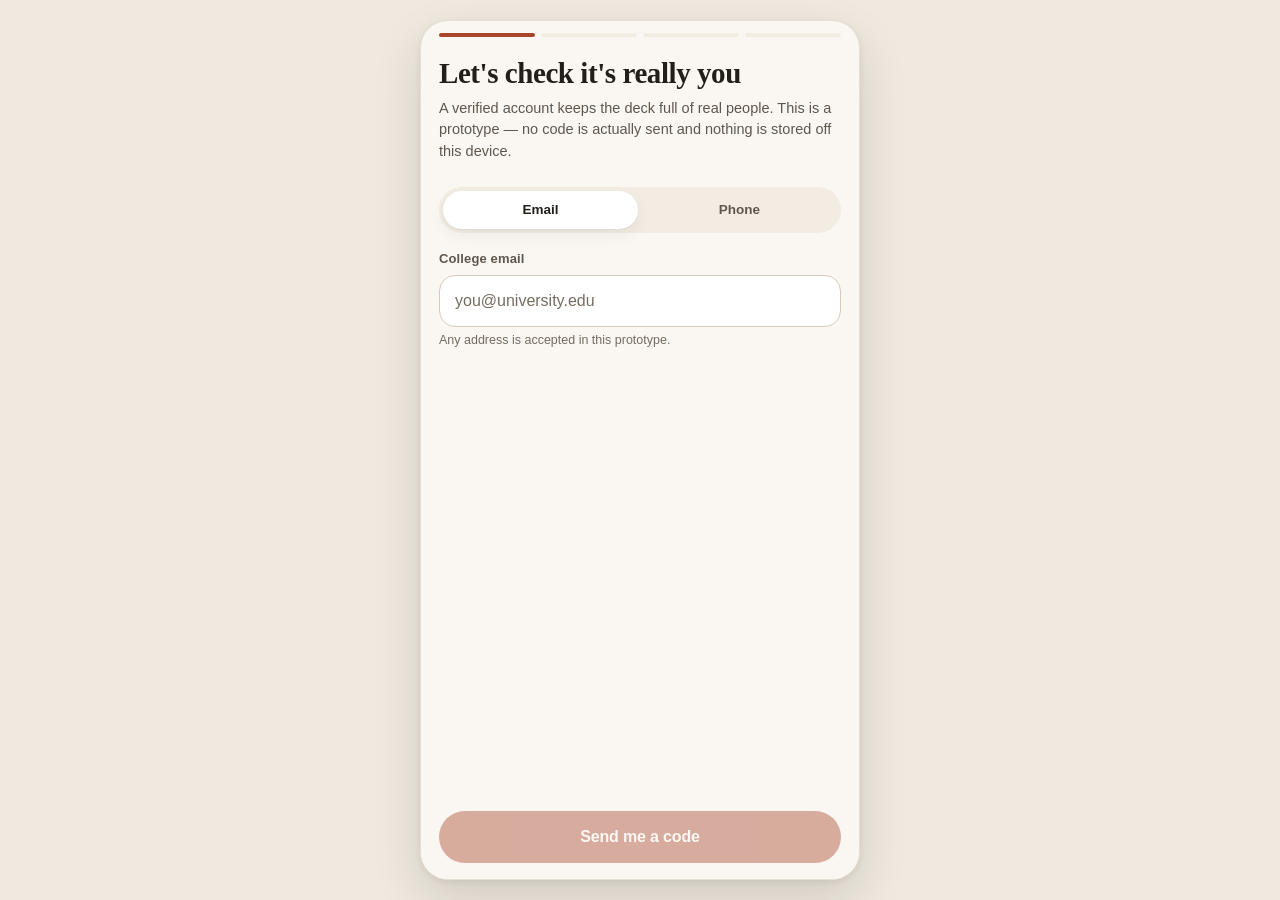
<file: index.html>
<!DOCTYPE html>
<html lang="en" data-theme="light">
<head>
<meta charset="utf-8" />
<meta name="viewport" content="width=device-width, initial-scale=1, viewport-fit=cover, maximum-scale=5" />
<title>Wren</title>
<meta name="description" content="Wren — a dating prototype. Swipe, match, and talk." />
<meta name="color-scheme" content="light dark" />
<meta name="theme-color" content="#FAF7F2" />
<style>
/* ==========================================================================
   WREN — design tokens
   One accent (clay), warm neutral ground, serif display over sans body.
   Light and dark are the same token names with different values, so every
   component is written once. Nothing below hardcodes a colour.
   ========================================================================== */
:root {
  --bg:          #FAF7F2;
  --bg-sunk:     #F2ECE2;
  --surface:     #FFFFFF;
  --surface-2:   #F6F1E9;
  --line:        #E7DFD3;
  --line-strong: #D6CBB9;
  --ink:         #221F1B;
  --ink-2:       #5F574E;
  --ink-3:       #746C60;
  --accent:      #A8452A;
  --accent-soft: #F6E7DF;
  --on-accent:   #FFF9F5;
  --ok:          #2F6B4F;
  --warn:        #8A5A12;
  --danger:      #A32B2B;
  --like:        #A8452A;
  --nope:        #6E6660;
  --super:       #8A5A12;
  --verify:      #2C6BD1;
  --scrim:       rgba(34, 31, 27, .58);
  --shadow-1:    0 1px 2px rgba(34,31,27,.05), 0 6px 16px rgba(34,31,27,.06);
  --shadow-2:    0 2px 6px rgba(34,31,27,.07), 0 20px 48px rgba(34,31,27,.14);
  --frame-bg:    #EFE9DF;

  --r-xs: 8px; --r-sm: 12px; --r-md: 16px; --r-lg: 22px; --r-xl: 28px; --r-full: 999px;
  --sans: -apple-system, BlinkMacSystemFont, "Segoe UI", Roboto, "Helvetica Neue", Arial, sans-serif;
  --serif: "Iowan Old Style", "Palatino Linotype", Palatino, Georgia, "Times New Roman", serif;
  --tap: 44px;
  --ease: cubic-bezier(.22,.61,.36,1);
  --ease-out: cubic-bezier(.16,1,.3,1);
  --dur: 220ms;
  --bar-h: 58px;
}
[data-theme="dark"] {
  --bg:          #141210;
  --bg-sunk:     #0E0C0A;
  --surface:     #1E1B17;
  --surface-2:   #26221C;
  --line:        #322D26;
  --line-strong: #453E35;
  --ink:         #F4EFE7;
  --ink-2:       #B5AB9E;
  --ink-3:       #968C7F;
  --accent:      #E08A5F;
  --accent-soft: #33221A;
  --on-accent:   #241109;
  --ok:          #7FC79B;
  --warn:        #D6A75A;
  --danger:      #E08A85;
  --like:        #E08A5F;
  --nope:        #9A9187;
  --super:       #D6A75A;
  --verify:      #6FA3F0;
  --scrim:       rgba(10, 9, 8, .72);
  --shadow-1:    0 1px 2px rgba(0,0,0,.4), 0 6px 16px rgba(0,0,0,.34);
  --shadow-2:    0 2px 6px rgba(0,0,0,.45), 0 20px 48px rgba(0,0,0,.5);
  --frame-bg:    #0B0A09;
}

/* ========================================================================== */
*, *::before, *::after { box-sizing: border-box; }
html { -webkit-text-size-adjust: 100%; }
body {
  margin: 0;
  font-family: var(--sans);
  font-size: 16px;
  line-height: 1.5;
  color: var(--ink);
  background: var(--bg);
  -webkit-font-smoothing: antialiased;
  -webkit-tap-highlight-color: transparent;
}
h1,h2,h3,h4,p,ul,ol,figure,fieldset,legend { margin: 0; padding: 0; }
ul,ol { list-style: none; }
fieldset { border: 0; min-width: 0; }
legend { padding: 0; }
img { display: block; max-width: 100%; }
button,input,select,textarea { font: inherit; color: inherit; }
button { background: none; border: 0; cursor: pointer; }
svg { flex: none; }
a { color: var(--accent); }
:focus-visible { outline: 2px solid var(--accent); outline-offset: 2px; border-radius: var(--r-xs); }
.sr { position: absolute; width: 1px; height: 1px; overflow: hidden; clip: rect(0 0 0 0); white-space: nowrap; }
.serif { font-family: var(--serif); font-weight: 400; letter-spacing: -.01em; }
.tnum { font-variant-numeric: tabular-nums; }

/* ==========================================================================
   App shell — a 390pt reference column, framed on larger screens.
   ========================================================================== */
.app {
  position: relative;
  display: flex;
  flex-direction: column;
  width: 100%;
  max-width: 440px;
  min-height: 100dvh;
  margin: 0 auto;
  background: var(--bg);
  overflow: hidden;
}
@media (min-width: 760px) {
  body { background: var(--frame-bg); padding: 20px 0; }
  .app { min-height: calc(100dvh - 40px); border-radius: var(--r-xl); border: 1px solid var(--line); box-shadow: var(--shadow-2); }
}
.view { flex: 1; min-height: 0; display: flex; flex-direction: column; }
.scroll { flex: 1; min-height: 0; overflow-y: auto; -webkit-overflow-scrolling: touch; overscroll-behavior: contain; }

/* Top bar ------------------------------------------------------------------ */
.topbar {
  display: flex; align-items: center; gap: 10px;
  padding: 10px 14px;
  padding-top: max(10px, env(safe-area-inset-top));
  min-height: calc(var(--bar-h) + env(safe-area-inset-top));
  background: color-mix(in srgb, var(--bg) 88%, transparent);
  backdrop-filter: blur(12px);
  border-bottom: 1px solid var(--line);
  position: sticky; top: 0; z-index: 30;
}
.topbar__t { font-family: var(--serif); font-size: 24px; line-height: 1.1; flex: 1; min-width: 0; }
.topbar__t small { display: block; font-family: var(--sans); font-size: 12px; color: var(--ink-3); letter-spacing: .01em; }
.brand { display: flex; align-items: center; gap: 7px; font-family: var(--serif); font-size: 21px; }
.brand__m { width: 9px; height: 9px; border-radius: 50%; background: var(--accent); }

/* Bottom tab bar ----------------------------------------------------------- */
.tabs {
  display: grid; grid-template-columns: repeat(3, 1fr);
  border-top: 1px solid var(--line);
  background: color-mix(in srgb, var(--bg) 92%, transparent);
  backdrop-filter: blur(12px);
  padding-bottom: env(safe-area-inset-bottom);
  z-index: 30;
}
.tab {
  display: flex; flex-direction: column; align-items: center; justify-content: center; gap: 3px;
  min-height: var(--tap); padding: 7px 4px 8px;
  color: var(--ink-3); font-size: 10.5px; font-weight: 600; letter-spacing: .02em;
  position: relative;
  transition: color var(--dur) var(--ease);
}
.tab[aria-selected="true"] { color: var(--accent); }
.tab__badge {
  position: absolute; top: 4px; left: 50%; margin-left: 5px;
  min-width: 17px; height: 17px; padding: 0 4px;
  border-radius: var(--r-full); background: var(--accent); color: var(--on-accent);
  font-size: 10px; font-weight: 700; line-height: 17px; text-align: center;
}

/* ==========================================================================
   Buttons & controls
   ========================================================================== */
.btn {
  display: inline-flex; align-items: center; justify-content: center; gap: 8px;
  min-height: var(--tap); padding: 0 18px;
  border-radius: var(--r-full);
  background: var(--surface-2); color: var(--ink);
  font-size: 15px; font-weight: 600; letter-spacing: -.01em;
  border: 1px solid transparent;
  transition: transform 120ms var(--ease), background var(--dur) var(--ease), opacity var(--dur);
}
.btn:active { transform: scale(.975); }
.btn:disabled { opacity: .42; cursor: not-allowed; }
.btn--primary { background: var(--accent); color: var(--on-accent); }
.btn--primary:disabled { background: var(--accent); }
.btn--ghost { background: transparent; border-color: var(--line-strong); color: var(--ink); }
.btn--quiet { background: transparent; color: var(--ink-2); }
.btn--danger { background: transparent; border-color: var(--line-strong); color: var(--danger); }
.btn--block { width: 100%; }
.btn--lg { min-height: 52px; font-size: 16px; padding: 0 24px; }
.btn--sm { min-height: var(--tap); padding: 0 14px; font-size: 13.5px; }

.iconbtn {
  display: inline-flex; align-items: center; justify-content: center;
  width: var(--tap); height: var(--tap);
  border-radius: 50%;
  background: var(--surface); color: var(--ink);
  border: 1px solid var(--line);
  box-shadow: var(--shadow-1);
  transition: transform 120ms var(--ease), background var(--dur) var(--ease);
}
.iconbtn:active { transform: scale(.94); }
.iconbtn--flat { box-shadow: none; background: transparent; border-color: transparent; }
.iconbtn--on { color: var(--accent); }
.iconbtn--fill {
  background: var(--ink); color: var(--bg); border-color: transparent;
  box-shadow: var(--shadow-2);
}
.iconbtn--fill svg { color: currentColor; }
.iconbtn[disabled] { opacity: .38; pointer-events: none; }

/* Segmented control -------------------------------------------------------- */
.seg { display: flex; gap: 4px; padding: 4px; background: var(--bg-sunk); border-radius: var(--r-full); }
.seg__i {
  flex: 1; min-height: 38px; padding: 0 10px; border-radius: var(--r-full);
  font-size: 13.5px; font-weight: 600; color: var(--ink-2);
  transition: background var(--dur) var(--ease), color var(--dur) var(--ease);
}
.seg__i[aria-pressed="true"] { background: var(--surface); color: var(--ink); box-shadow: var(--shadow-1); }

/* Chips -------------------------------------------------------------------- */
.chips { display: flex; flex-wrap: wrap; gap: 8px; }
.chip {
  display: inline-flex; align-items: center; gap: 6px;
  min-height: 38px; padding: 0 14px; border-radius: var(--r-full);
  background: var(--surface-2); color: var(--ink-2);
  font-size: 13.5px; font-weight: 600;
  border: 1px solid transparent;
  transition: background var(--dur) var(--ease), color var(--dur) var(--ease), border-color var(--dur) var(--ease);
}
.chip[aria-pressed="true"] { background: var(--accent-soft); color: var(--accent); border-color: color-mix(in srgb, var(--accent) 34%, transparent); }
.chip__x { display: inline-grid; place-items: center; width: 18px; height: 18px; border-radius: 50%; background: color-mix(in srgb, currentColor 16%, transparent); }

/* Fields ------------------------------------------------------------------- */
.field { display: block; margin-bottom: 16px; }
.field__l { display: block; font-size: 13px; font-weight: 600; color: var(--ink-2); margin-bottom: 7px; letter-spacing: .01em; }
.field__hint { font-size: 12.5px; color: var(--ink-3); margin-top: 6px; }
.input, .textarea, .select {
  width: 100%; min-height: 50px; padding: 13px 15px;
  background: var(--surface); color: var(--ink);
  border: 1px solid var(--line-strong); border-radius: var(--r-md);
  font-size: 16px; /* 16px stops iOS zooming on focus */
  transition: border-color var(--dur) var(--ease), box-shadow var(--dur) var(--ease);
}
.input::placeholder, .textarea::placeholder { color: var(--ink-3); }
.input:focus, .textarea:focus, .select:focus { outline: none; border-color: var(--accent); box-shadow: 0 0 0 3px color-mix(in srgb, var(--accent) 16%, transparent); }
.textarea { min-height: 96px; resize: vertical; line-height: 1.55; }
.select { appearance: none; background-image: none; padding-right: 40px; }
.selectwrap { position: relative; }
.selectwrap svg { position: absolute; right: 14px; top: 50%; transform: translateY(-50%); color: var(--ink-3); pointer-events: none; }

.row2 { display: grid; grid-template-columns: 1fr 1fr; gap: 12px; }

/* Switch ------------------------------------------------------------------- */
.switch { display: flex; align-items: center; gap: 12px; min-height: var(--tap); width: 100%; text-align: left; }
.switch__t { flex: 1; min-width: 0; font-size: 15px; }
.switch__t small { display: block; font-size: 12.5px; color: var(--ink-3); margin-top: 1px; }
.switch__k { flex: none; width: 50px; height: 30px; border-radius: var(--r-full); background: var(--line-strong); position: relative; transition: background var(--dur) var(--ease); }
.switch__k::after { content: ""; position: absolute; top: 3px; left: 3px; width: 24px; height: 24px; border-radius: 50%; background: #fff; box-shadow: var(--shadow-1); transition: transform var(--dur) var(--ease-out); }
.switch[aria-checked="true"] .switch__k { background: var(--accent); }
.switch[aria-checked="true"] .switch__k::after { transform: translateX(20px); }

/* Dual-thumb range --------------------------------------------------------- */
.dual { position: relative; height: var(--tap); display: flex; align-items: center; }
.dual__track { position: absolute; left: 0; right: 0; height: 5px; border-radius: var(--r-full); background: var(--bg-sunk); }
.dual__fill { position: absolute; height: 100%; border-radius: var(--r-full); background: var(--accent); }
.dual__in {
  position: absolute; left: 0; width: 100%; height: var(--tap); margin: 0;
  background: none; pointer-events: none; appearance: none;
}
.dual__in::-webkit-slider-thumb { appearance: none; pointer-events: auto; width: 26px; height: 26px; border-radius: 50%; background: var(--surface); border: 2px solid var(--accent); box-shadow: var(--shadow-1); cursor: grab; }
.dual__in::-moz-range-thumb { pointer-events: auto; width: 26px; height: 26px; border-radius: 50%; background: var(--surface); border: 2px solid var(--accent); box-shadow: var(--shadow-1); cursor: grab; }
.dual__in::-webkit-slider-runnable-track { background: none; height: var(--tap); }
.dual__in::-moz-range-track { background: none; height: var(--tap); }
.dual__out { display: flex; justify-content: space-between; font-size: 13px; font-weight: 600; color: var(--ink-2); margin-top: 2px; }

/* Single range ------------------------------------------------------------- */
.range { width: 100%; height: var(--tap); appearance: none; background: none; margin: 0; }
.range::-webkit-slider-runnable-track { height: 5px; border-radius: var(--r-full); background: var(--bg-sunk); }
.range::-moz-range-track { height: 5px; border-radius: var(--r-full); background: var(--bg-sunk); }
.range::-webkit-slider-thumb { appearance: none; margin-top: -11px; width: 26px; height: 26px; border-radius: 50%; background: var(--surface); border: 2px solid var(--accent); box-shadow: var(--shadow-1); }
.range::-moz-range-thumb { width: 26px; height: 26px; border-radius: 50%; background: var(--surface); border: 2px solid var(--accent); box-shadow: var(--shadow-1); }

/* ==========================================================================
   Generic blocks
   ========================================================================== */
.pad { padding: 16px 18px; }
.pad-b { padding-bottom: 28px; }
.h1 { font-family: var(--serif); font-size: 30px; line-height: 1.12; letter-spacing: -.015em; }
.h2 { font-family: var(--serif); font-size: 22px; line-height: 1.2; letter-spacing: -.01em; }
.lede { color: var(--ink-2); font-size: 15px; margin-top: 7px; }
.eyebrow { font-size: 11.5px; font-weight: 700; letter-spacing: .1em; text-transform: uppercase; color: var(--ink-3); }
.stack > * + * { margin-top: 14px; }
.stack-s > * + * { margin-top: 8px; }
.stack-l > * + * { margin-top: 24px; }

.card { background: var(--surface); border: 1px solid var(--line); border-radius: var(--r-lg); }
.card--pad { padding: 18px; }
.card--flat { box-shadow: none; }

.sec-title { display: flex; align-items: baseline; justify-content: space-between; gap: 12px; margin: 26px 0 12px; }
.sec-title h2 { font-family: var(--serif); font-size: 19px; }
.sec-title a, .sec-title button { font-size: 13.5px; font-weight: 600; color: var(--accent); }

.listrow {
  display: flex; align-items: center; gap: 12px; width: 100%;
  min-height: 60px; padding: 11px 14px; text-align: left;
  border-bottom: 1px solid var(--line);
  transition: background var(--dur) var(--ease);
}
.listrow:last-child { border-bottom: 0; }
.listrow:active { background: var(--surface-2); }
.listrow__t { flex: 1; min-width: 0; }
.listrow__t b { display: block; font-size: 15px; font-weight: 600; }
.listrow__t small { display: block; font-size: 12.5px; color: var(--ink-3); overflow: hidden; text-overflow: ellipsis; white-space: nowrap; }
.listrow__r { flex: none; text-align: right; font-size: 12.5px; color: var(--ink-3); }

.avatar { position: relative; display: inline-block; flex: none; border-radius: 50%; overflow: hidden; background: var(--bg-sunk); }
.avatar img { width: 100%; height: 100%; object-fit: cover; }
.avatar--28 { width: 28px; height: 28px; }
.avatar--40 { width: 40px; height: 40px; }
.avatar--52 { width: 52px; height: 52px; }
.avatar--lg { width: 76px; height: 76px; }

.badge {
  display: inline-flex; align-items: center; gap: 4px;
  min-height: 22px; padding: 0 8px; border-radius: var(--r-full);
  font-size: 11px; font-weight: 700; letter-spacing: .02em;
  background: var(--surface-2); color: var(--ink-2);
}
.badge--ok { background: color-mix(in srgb, var(--ok) 15%, transparent); color: var(--ok); }
.badge--warn { background: color-mix(in srgb, var(--warn) 17%, transparent); color: var(--warn); }
.badge--accent { background: var(--accent-soft); color: var(--accent); }
.badge--verify { background: var(--verify); color: #fff; border-radius: 50%; width: 18px; height: 18px; padding: 0; justify-content: center; }

.note { display: flex; gap: 10px; padding: 13px 15px; border-radius: var(--r-md); background: var(--surface-2); font-size: 13px; color: var(--ink-2); }
.note svg { color: var(--ink-3); margin-top: 1px; }

/* Empty states ------------------------------------------------------------- */
.empty { display: flex; flex-direction: column; align-items: center; text-align: center; padding: 46px 30px; }
.empty__art { width: 116px; height: 116px; margin-bottom: 20px; color: var(--ink-3); opacity: .8; }
.empty h2 { font-family: var(--serif); font-size: 23px; margin-bottom: 8px; }
.empty p { color: var(--ink-2); font-size: 14.5px; max-width: 32ch; }
.empty .btn { margin-top: 22px; }

/* ==========================================================================
   Deck — the swipe surface
   ========================================================================== */
.deckwrap { position: relative; flex: 1; min-height: 0; display: flex; flex-direction: column; }
.dcard--top { touch-action: none; }
/* The top card owns every gesture it starts. Without this the browser claims
   the drag for panning and fires pointercancel, which kills the swipe. The
   discover tab has no scroll container of its own, so nothing is lost. */
.deck { position: relative; flex: 1; min-height: 0; margin: 10px 14px 6px; touch-action: pan-y; }
.dcard {
  position: absolute; inset: 0;
  background: var(--surface); border-radius: var(--r-xl);
  box-shadow: var(--shadow-1);
  overflow: hidden;
  display: flex; flex-direction: column;
  will-change: transform;
}
/* Images are natively draggable, which makes the browser start an HTML5 drag
   mid-swipe and fire pointercancel. Opt every image out of dragging, and let
   card taps fall through the photo to the card itself. */
img { -webkit-user-drag: none; user-select: none; }
.dcard img, .dcard__media { -webkit-user-drag: none; user-select: none; }
.dcard__media img { pointer-events: none; }
.dcard--next { transform: scale(.955) translateY(14px); }
.dcard--next2 { transform: scale(.91) translateY(28px); }
.dcard--top { cursor: grab; }
.dcard--top:active { cursor: grabbing; }
.dcard--gone { pointer-events: none; }

.dcard__media { position: relative; flex: 1; min-height: 0; background: var(--bg-sunk); }
.dcard__media img { width: 100%; height: 100%; object-fit: cover; }
.dcard__grad { position: absolute; inset: auto 0 0 0; height: 54%; background: linear-gradient(to top, rgba(20,18,16,.85), rgba(20,18,16,.76) 42%, rgba(20,18,16,.42) 68%, transparent); pointer-events: none; }
.dcard__pips { position: absolute; top: 10px; left: 10px; right: 10px; display: flex; gap: 4px; }
.dcard__pip { flex: 1; height: 3px; border-radius: var(--r-full); background: rgba(255,255,255,.34); transition: background var(--dur) var(--ease); }
.dcard__pip--on { background: #fff; }

.dcard__info { position: absolute; left: 0; right: 0; bottom: 0; padding: 16px 18px; color: #fff; }
.dcard__name { display: flex; align-items: center; gap: 8px; font-family: var(--serif); font-size: 27px; line-height: 1.1; }
.dcard__name .badge--verify { box-shadow: 0 0 0 2px rgba(20,18,16,.5); }
.dcard__meta { display: flex; align-items: center; gap: 7px; font-size: 13.5px; color: rgba(255,255,255,.9); margin-top: 5px; }
.dcard__prompt { margin-top: 11px; font-family: var(--serif); font-size: 15px; line-height: 1.4; color: rgba(255,255,255,.94); }
.dcard__prompt b { display: block; font-family: var(--sans); font-size: 11px; font-weight: 700; letter-spacing: .08em; text-transform: uppercase; color: rgba(255,255,255,.8); margin-bottom: 3px; }
.dcard__tap { margin-top: 10px; font-size: 12px; color: rgba(255,255,255,.8); display: flex; align-items: center; gap: 5px; }

.dcard__stamp {
  position: absolute; top: 26px; z-index: 5;
  padding: 7px 15px; border-radius: var(--r-sm);
  font-size: 21px; font-weight: 800; letter-spacing: .1em;
  border: 3px solid currentColor; opacity: 0;
  pointer-events: none; transition: opacity 90ms linear;
  background: rgba(255,255,255,.14); backdrop-filter: blur(3px);
}
.dcard__stamp--like { left: 20px; color: #fff; background: color-mix(in srgb, var(--like) 82%, transparent); transform: rotate(-13deg); }
.dcard__stamp--nope { right: 20px; color: #fff; background: color-mix(in srgb, var(--nope) 82%, transparent); transform: rotate(13deg); }
.dcard__stamp--super { left: 50%; top: 50%; margin: -26px 0 0 -68px; color: #fff; background: color-mix(in srgb, var(--super) 86%, transparent); transform: rotate(-4deg); }

.dcard__liked {
  position: absolute; top: 12px; right: 12px; z-index: 5;
  width: 34px; height: 34px; border-radius: 50%;
  display: grid; place-items: center;
  background: rgba(20,18,16,.5); color: #fff; backdrop-filter: blur(4px);
}

/* fly-out */
.dcard--fly { transition: transform 300ms cubic-bezier(.4,.05,.6,1), opacity 300ms linear; }
.dcard--fly-r { transform: translate3d(150%,6%,0) rotate(22deg) !important; opacity: 0; }
.dcard--fly-l { transform: translate3d(-150%,6%,0) rotate(-22deg) !important; opacity: 0; }
.dcard--fly-u { transform: translate3d(0,-135%,0) rotate(6deg) scale(1.06) !important; opacity: 0; }
.dcard--snap { transition: transform 300ms var(--ease-out); }

.deckbar {
  display: flex; align-items: center; justify-content: center; gap: 14px;
  padding: 10px 14px calc(12px + env(safe-area-inset-bottom));
}
.deckbar .iconbtn--big { width: 58px; height: 58px; }
.deckbar .iconbtn--nope { color: var(--nope); }
.deckbar .iconbtn--like { color: var(--like); }
.deckbar .iconbtn--super { color: var(--super); }
.quota {
  display: flex; align-items: center; justify-content: center; gap: 7px;
  font-size: 12.5px; color: var(--ink-3); padding-bottom: 2px;
}
.quota b { color: var(--ink); font-weight: 700; }
.quota__bar { width: 84px; height: 4px; border-radius: var(--r-full); background: var(--bg-sunk); overflow: hidden; }
.quota__fill { height: 100%; background: var(--accent); border-radius: var(--r-full); transition: width var(--dur) var(--ease); }
</style>
<style>
/* ==========================================================================
   Onboarding
   ========================================================================== */
.ob { display: flex; flex-direction: column; min-height: 100%; }
.ob__head { padding: 12px 18px 0; padding-top: max(12px, env(safe-area-inset-top)); }
.ob__prog { display: flex; gap: 6px; margin-bottom: 20px; }
.ob__seg { flex: 1; height: 3.5px; border-radius: var(--r-full); background: var(--bg-sunk); transition: background var(--dur) var(--ease); }
.ob__seg--on { background: var(--accent); }
.ob__body { flex: 1; min-height: 0; overflow-y: auto; padding: 0 18px; }
.ob__foot { padding: 12px 18px calc(16px + env(safe-area-inset-bottom)); background: linear-gradient(to top, var(--bg) 62%, transparent); }
.ob__h { font-family: var(--serif); font-size: 29px; line-height: 1.14; letter-spacing: -.015em; }
.ob__p { color: var(--ink-2); font-size: 14.5px; margin-top: 8px; }
.ob__sec { margin: 24px 0 10px; }

/* photo grid */
.pgrid { display: grid; grid-template-columns: repeat(3, 1fr); gap: 8px; }
.pcell {
  position: relative; aspect-ratio: 3/4; border-radius: var(--r-md); overflow: hidden;
  background: var(--bg-sunk); border: 1px dashed var(--line-strong);
  display: grid; place-items: center; color: var(--ink-3);
}
.pcell--filled { border-style: solid; border-color: transparent; }
.pcell--main::after { content: "MAIN"; position: absolute; left: 6px; top: 6px; padding: 2px 6px; border-radius: var(--r-full); background: var(--accent); color: var(--on-accent); font-size: 9px; font-weight: 800; letter-spacing: .08em; }
.pcell img { width: 100%; height: 100%; object-fit: cover; }
.pcell__x {
  position: absolute; right: 4px; top: 4px; width: 28px; height: 28px; border-radius: 50%;
  background: rgba(20,18,16,.62); color: #fff; display: grid; place-items: center; backdrop-filter: blur(3px);
}
.pcell__mv { position: absolute; left: 4px; bottom: 4px; display: flex; gap: 3px; }
.pcell__mv button { width: 26px; height: 26px; border-radius: var(--r-xs); background: rgba(20,18,16,.62); color: #fff; display: grid; place-items: center; backdrop-filter: blur(3px); }
.pcell__mv button:disabled { opacity: .3; }
.pcell__selfie { position: absolute; right: 4px; bottom: 4px; }

/* selfie verify ring */
.selfie { display: flex; align-items: center; gap: 14px; padding: 15px; border-radius: var(--r-lg); background: var(--surface); border: 1px solid var(--line); }
.selfie__a { position: relative; flex: none; }
.selfie__a .ring { position: absolute; inset: -4px; border-radius: 50%; border: 2.5px solid var(--verify); }
.selfie__a .tick { position: absolute; right: -2px; bottom: -2px; width: 22px; height: 22px; border-radius: 50%; background: var(--verify); color: #fff; display: grid; place-items: center; border: 2px solid var(--surface); }
.selfie__t { flex: 1; min-width: 0; }
.selfie__t b { display: block; font-size: 14.5px; }
.selfie__t small { color: var(--ink-3); font-size: 12.5px; }

/* prompt builder */
.pick { display: grid; gap: 8px; }
.pick__i { display: flex; align-items: center; gap: 11px; min-height: 58px; padding: 12px 14px; text-align: left; border-radius: var(--r-md); background: var(--surface); border: 1px solid var(--line); transition: border-color var(--dur) var(--ease), background var(--dur) var(--ease); }
.pick__i[aria-pressed="true"] { border-color: var(--accent); background: var(--accent-soft); }
.pick__n { flex: none; width: 22px; height: 22px; border-radius: 50%; border: 1.5px solid var(--line-strong); display: grid; place-items: center; font-size: 11px; font-weight: 700; color: var(--ink-3); }
.pick__i[aria-pressed="true"] .pick__n { background: var(--accent); border-color: var(--accent); color: var(--on-accent); }
.pick__q { flex: 1; min-width: 0; font-size: 14px; }

/* ==========================================================================
   Expanded profile — photos and prompts interleaved
   ========================================================================== */
.exp { position: absolute; inset: 0; z-index: 60; background: var(--bg); display: flex; flex-direction: column; animation: slideup 260ms var(--ease-out); }
@keyframes slideup { from { transform: translateY(3%); opacity: .4; } to { transform: none; opacity: 1; } }
.exp__bar { display: flex; align-items: center; gap: 8px; padding: 8px 12px; padding-top: max(8px, env(safe-area-inset-top)); border-bottom: 1px solid var(--line); background: color-mix(in srgb, var(--bg) 90%, transparent); backdrop-filter: blur(12px); }
.exp__bar b { flex: 1; font-family: var(--serif); font-size: 18px; font-weight: 400; }
.exp__body { flex: 1; min-height: 0; overflow-y: auto; padding-bottom: 96px; }
.exp__hero { position: relative; aspect-ratio: 4/5; background: var(--bg-sunk); }
.exp__hero img { width: 100%; height: 100%; object-fit: cover; }
.exp__hero .exp__grad { position: absolute; inset: auto 0 0 0; height: 40%; background: linear-gradient(to top, rgba(20,18,16,.86), transparent); }
.exp__id { position: absolute; left: 18px; right: 18px; bottom: 16px; color: #fff; }
.exp__id h1 { font-family: var(--serif); font-size: 30px; line-height: 1.1; display: flex; align-items: center; gap: 8px; }
.exp__id p { font-size: 13.5px; color: rgba(255,255,255,.88); margin-top: 4px; }

.tile { margin: 14px 18px 0; }
.tile__q { font-size: 11.5px; font-weight: 700; letter-spacing: .08em; text-transform: uppercase; color: var(--ink-3); margin-bottom: 7px; }
.tile__a { font-family: var(--serif); font-size: 19px; line-height: 1.42; }
.tile--prompt { background: var(--surface); border: 1px solid var(--line); border-radius: var(--r-lg); padding: 16px 18px; }
.tile--photo { position: relative; border-radius: var(--r-lg); overflow: hidden; background: var(--bg-sunk); aspect-ratio: 4/5; }
.tile--photo img { width: 100%; height: 100%; object-fit: cover; }
.tile__like {
  position: absolute; right: 10px; top: 10px; z-index: 4;
  width: 40px; height: 40px; border-radius: 50%;
  display: grid; place-items: center;
  background: rgba(20,18,16,.5); color: #fff; backdrop-filter: blur(4px);
  border: 1px solid rgba(255,255,255,.22);
  transition: transform 140ms var(--ease), background var(--dur) var(--ease);
}
.tile__like[aria-pressed="true"] { background: var(--like); border-color: var(--like); }
.tile__like[aria-pressed="true"] svg { fill: currentColor; }
.tile__like:active { transform: scale(.9); }
.tile__cap { position: absolute; left: 12px; right: 12px; bottom: 12px; color: #fff; font-size: 12.5px; text-shadow: 0 1px 6px rgba(0,0,0,.5); }

.exp__cta {
  position: absolute; left: 0; right: 0; bottom: 0; z-index: 5;
  display: flex; align-items: center; justify-content: center; gap: 16px;
  padding: 12px 18px calc(14px + env(safe-area-inset-bottom));
  background: linear-gradient(to top, var(--bg) 66%, transparent);
}
.likedbar { display: flex; align-items: center; gap: 7px; font-size: 12.5px; color: var(--ink-2); }

/* ==========================================================================
   Match modal
   ========================================================================== */
.modal { position: absolute; inset: 0; z-index: 90; display: grid; place-items: center; padding: 26px; background: var(--scrim); backdrop-filter: blur(3px); animation: fade 200ms var(--ease); }
@keyframes fade { from { opacity: 0; } to { opacity: 1; } }
.match { text-align: center; width: 100%; max-width: 340px; }
.match__pair { position: relative; height: 168px; margin-bottom: 26px; }
.match__a, .match__b {
  position: absolute; top: 0; width: 132px; height: 168px; border-radius: var(--r-lg); overflow: hidden;
  box-shadow: 0 16px 40px rgba(0,0,0,.34); background: var(--surface);
  display: grid; place-items: center;
  font-family: var(--serif); font-size: 40px; color: var(--ink-3);
}
.match__a { left: 50%; margin-left: -132px; animation: slideL 520ms var(--ease-out) both; }
.match__b { left: 50%; margin-left: 0; animation: slideR 520ms var(--ease-out) both; }
.match__a img, .match__b img { width: 100%; height: 100%; object-fit: cover; }
.match__b::after { content: ""; position: absolute; inset: 0; border-radius: inherit; background: color-mix(in srgb, var(--accent) 16%, transparent); mix-blend-mode: multiply; }
@keyframes slideL { from { transform: translateX(-118%) rotate(-13deg); } to { transform: none; } }
@keyframes slideR { from { transform: translateX(118%) rotate(13deg); } to { transform: none; } }
.match__you { position: absolute; left: 50%; top: 50%; z-index: 3; transform: translate(-50%,-50%); width: 54px; height: 54px; border-radius: 50%; background: var(--surface); border: 3px solid var(--accent); color: var(--accent); display: grid; place-items: center; animation: pop 420ms 300ms var(--ease-out) both; }
@keyframes pop { from { transform: translate(-50%,-50%) scale(0); } to { transform: translate(-50%,-50%) scale(1); } }
.match h2 { font-family: var(--serif); font-size: 34px; line-height: 1.05; animation: rise 420ms 380ms var(--ease-out) both; }
.match p { color: rgba(255,255,255,.9); font-size: 14.5px; margin-top: 9px; animation: rise 420ms 460ms var(--ease-out) both; }
.match__acts { margin-top: 26px; display: grid; gap: 10px; animation: rise 420ms 540ms var(--ease-out) both; }
.match .btn { background: rgba(255,255,255,.14); color: #fff; border-color: rgba(255,255,255,.3); backdrop-filter: blur(6px); }
.match .btn--primary { background: #fff; color: var(--ink); border-color: #fff; }
.match__exp { margin-top: 14px; font-size: 12.5px; color: rgba(255,255,255,.72); animation: rise 420ms 600ms var(--ease-out) both; }
@keyframes rise { from { opacity: 0; transform: translateY(9px); } to { opacity: 1; transform: none; } }

/* generic sheet / dialog --------------------------------------------------- */
.sheet { position: absolute; inset: 0; z-index: 95; display: flex; align-items: flex-end; background: var(--scrim); backdrop-filter: blur(3px); animation: fade 180ms var(--ease); }
.sheet__p { width: 100%; max-height: 88%; display: flex; flex-direction: column; background: var(--bg); border-radius: var(--r-xl) var(--r-xl) 0 0; padding-bottom: env(safe-area-inset-bottom); animation: slideup 280ms var(--ease-out); overflow: hidden; }
.sheet__g { width: 38px; height: 4px; border-radius: var(--r-full); background: var(--line-strong); margin: 9px auto 2px; flex: none; }
.sheet__h { display: flex; align-items: center; gap: 10px; padding: 8px 18px 10px; flex: none; }
.sheet__h h2 { font-family: var(--serif); font-size: 21px; flex: 1; }
.sheet__b { flex: 1; min-height: 0; overflow-y: auto; padding: 0 18px; }
.sheet__f { flex: none; padding: 12px 18px calc(16px + env(safe-area-inset-bottom)); display: grid; gap: 8px; }

.opt { display: flex; align-items: center; gap: 12px; width: 100%; min-height: 54px; padding: 12px 14px; text-align: left; border-radius: var(--r-md); border: 1px solid var(--line); background: var(--surface); margin-bottom: 8px; }
.opt[aria-pressed="true"] { border-color: var(--accent); background: var(--accent-soft); }
.opt__t { flex: 1; min-width: 0; font-size: 14.5px; }
.opt__t small { display: block; color: var(--ink-3); font-size: 12.5px; }
.opt__m { flex: none; width: 20px; height: 20px; border-radius: 50%; border: 1.5px solid var(--line-strong); display: grid; place-items: center; }
.opt[aria-pressed="true"] .opt__m { background: var(--accent); border-color: var(--accent); color: var(--on-accent); }

/* ==========================================================================
   Matches + chat
   ========================================================================== */
.mrow { display: flex; align-items: center; gap: 12px; width: 100%; padding: 11px 16px; text-align: left; border-bottom: 1px solid var(--line); }
.mrow:active { background: var(--surface-2); }
.mrow__t { flex: 1; min-width: 0; }
.mrow__t b { display: block; font-size: 15.5px; font-weight: 600; }
.mrow__t small { display: block; font-size: 13px; color: var(--ink-3); white-space: nowrap; overflow: hidden; text-overflow: ellipsis; }
.mrow__t small b { display: inline; font-weight: 600; color: var(--ink-2); }
.mrow__new { min-width: 8px; height: 8px; border-radius: 50%; background: var(--accent); flex: none; }
.mrow__clock { flex: none; display: inline-flex; align-items: center; gap: 4px; font-size: 12px; font-weight: 600; padding: 4px 9px; border-radius: var(--r-full); background: var(--surface-2); color: var(--ink-2); }
.mrow__clock--soon { background: color-mix(in srgb, var(--warn) 16%, transparent); color: var(--warn); }
.mrow__clock--gone { background: color-mix(in srgb, var(--danger) 14%, transparent); color: var(--danger); }

.chat { display: flex; flex-direction: column; min-height: 0; flex: 1; }
.chat__top { display: flex; align-items: center; gap: 10px; padding: 8px 12px; padding-top: max(8px, env(safe-area-inset-top)); border-bottom: 1px solid var(--line); background: color-mix(in srgb, var(--bg) 90%, transparent); backdrop-filter: blur(12px); }
.chat__top b { flex: 1; font-size: 15.5px; }
.chat__top small { display: block; font-size: 12px; color: var(--ink-3); font-weight: 400; }
.chat__log { flex: 1; min-height: 0; overflow-y: auto; padding: 16px 14px 8px; display: flex; flex-direction: column; gap: 7px; }
.bub { max-width: 78%; padding: 10px 14px; border-radius: 20px; font-size: 15px; line-height: 1.45; word-wrap: break-word; }
.bub--them { align-self: flex-start; background: var(--surface-2); border-bottom-left-radius: 7px; }
.typing {
  align-self: flex-start; display: flex; align-items: center; gap: 5px;
  padding: 13px 15px; border-radius: 20px; border-bottom-left-radius: 7px;
  background: var(--surface-2);
}
.typing i { width: 7px; height: 7px; border-radius: 50%; background: var(--ink-3); animation: typedot 1.15s var(--ease) infinite; }
.typing i:nth-child(2) { animation-delay: .16s; }
.typing i:nth-child(3) { animation-delay: .32s; }
@keyframes typedot { 0%, 58%, 100% { opacity: .32; transform: translateY(0); } 28% { opacity: 1; transform: translateY(-3px); } }
.bub--me { align-self: flex-end; background: var(--accent); color: var(--on-accent); border-bottom-right-radius: 7px; }
.bub--sys { align-self: center; max-width: 90%; text-align: center; background: transparent; color: var(--ink-3); font-size: 12.5px; padding: 5px 10px; }
.bub--gif { padding: 6px; background: var(--surface-2); }
.bub--time { align-self: center; font-size: 11px; color: var(--ink-3); margin: 6px 0; }
.gifcard { width: 190px; height: 132px; border-radius: var(--r-md); display: grid; place-items: center; background: linear-gradient(135deg, var(--accent-soft), var(--surface-2)); color: var(--accent); font-family: var(--serif); font-size: 15px; border: 1px solid var(--line); }

.ice { padding: 10px 14px 4px; flex: none; }
.ice__t { font-size: 11.5px; font-weight: 700; letter-spacing: .08em; text-transform: uppercase; color: var(--ink-3); margin-bottom: 7px; }
.ice__r { display: flex; gap: 7px; overflow-x: auto; padding-bottom: 4px; -webkit-overflow-scrolling: touch; scrollbar-width: none; }
.ice__r::-webkit-scrollbar { display: none; }
.ice__i { flex: none; max-width: 232px; min-height: 40px; padding: 9px 13px; border-radius: var(--r-full); background: var(--surface); border: 1px solid var(--line); font-size: 13px; text-align: left; color: var(--ink-2); white-space: nowrap; overflow: hidden; text-overflow: ellipsis; }

.comp { flex: none; display: flex; align-items: flex-end; gap: 8px; padding: 8px 12px calc(10px + env(safe-area-inset-bottom)); border-top: 1px solid var(--line); background: var(--bg); }
.comp__i { flex: 1; min-width: 0; min-height: var(--tap); max-height: 120px; padding: 11px 15px; border-radius: 22px; background: var(--surface); border: 1px solid var(--line-strong); font-size: 16px; resize: none; }
.comp__i:focus { outline: none; border-color: var(--accent); }
.turnlock { margin: 0 14px calc(12px + env(safe-area-inset-bottom)); padding: 13px 15px; border-radius: var(--r-md); background: var(--surface-2); font-size: 13.5px; color: var(--ink-2); text-align: center; }

/* ==========================================================================
   You tab
   ========================================================================== */
.you__hero { display: flex; align-items: center; gap: 15px; }
.you__pic { position: relative; flex: none; }
.you__id { min-width: 0; }
.you__name { font-family: var(--serif); font-size: 25px; display: flex; align-items: center; gap: 7px; flex-wrap: wrap; }
.you__meta { display: block; font-size: 13.5px; color: var(--ink-2); margin-top: 3px; }
.you__vis { display: block; margin-top: 7px; }
.kv { display: flex; align-items: baseline; justify-content: space-between; gap: 14px; padding: 11px 0; border-bottom: 1px solid var(--line); font-size: 14.5px; }
.kv:last-child { border-bottom: 0; }
.kv dt { color: var(--ink-2); }
.kv dd { text-align: right; font-weight: 600; }

.dangerzone { border-color: color-mix(in srgb, var(--danger) 30%, transparent); }
.dangerzone h3 { color: var(--danger); }

.toast {
  position: absolute; left: 50%; bottom: calc(var(--bar-h) + 22px + env(safe-area-inset-bottom));
  transform: translateX(-50%); z-index: 80;
  display: flex; align-items: center; gap: 9px;
  max-width: 88%; padding: 11px 17px; border-radius: var(--r-full);
  background: var(--ink); color: var(--bg); font-size: 13.5px; font-weight: 600;
  box-shadow: var(--shadow-2); animation: toastin 260ms var(--ease-out);
}
.toast svg { flex: none; }
@keyframes toastin { from { opacity: 0; transform: translate(-50%, 12px); } to { opacity: 1; transform: translate(-50%, 0); } }

@media (prefers-reduced-motion: reduce) {
  *, *::before, *::after { animation-duration: .01ms !important; animation-iteration-count: 1 !important; transition-duration: .01ms !important; }
}
</style>
</head>
<body>
<div id="app" class="app"></div>
<noscript><p style="padding:24px;font-family:sans-serif">This prototype needs JavaScript.</p></noscript>
<script>
"use strict";
/* ==========================================================================
   WREN — a dating prototype.

   Single file, no build, no network, no backend. Vanilla JS rather than React
   on purpose: React would have to come from a CDN, and the brief asks for a
   self-contained file. State is one object, re-rendered per screen; the swipe
   deck is the only surface that mutates the DOM directly, because rebuilding
   it mid-drag would destroy the gesture.

   Product decision, documented because the brief asked for one:
   FIRST-MOVER RULE. Default is UNIVERSAL — anyone in a match may send the first
   message, so a match never stalls. Settings also offer Bumble-style
   "only <group> messages first", which locks the composer for the other side
   until they reply. Universal is the default because a demo where half the
   chats are deadlocked teaches the wrong thing, and because a 24-hour expiry
   plus a message lock is a cruel default for a real product.
   ========================================================================== */

const APP_NAME = "Wren";            // rename here; nothing else hardcodes it
const LIKE_LIMIT = 25;               // per day
const MATCH_TTL = 24 * 60 * 60 * 1000;

const $ = (sel, root) => (root || document).querySelector(sel);
const esc = (s) => String(s == null ? "" : s)
  .replace(/&/g, "&amp;").replace(/</g, "&lt;").replace(/>/g, "&gt;")
  .replace(/"/g, "&quot;").replace(/'/g, "&#39;");

/* ------------------------------------------------------------------ icons */
const ICONS = {
  heart: '<path d="M12 20.5S3.5 15 3.5 9.2A4.7 4.7 0 0 1 12 6.6a4.7 4.7 0 0 1 8.5 2.6c0 5.8-8.5 11.3-8.5 11.3Z"/>',
  x: '<path d="M18 6 6 18M6 6l12 12"/>',
  star: '<path d="M12 3.5 14.6 9l6 .8-4.4 4.2 1.1 6-5.3-2.9-5.3 2.9 1.1-6L3.4 9.8 9.4 9Z"/>',
  undo: '<path d="M3 8h9a6 6 0 0 1 0 12H8"/><path d="m7 4-4 4 4 4"/>',
  chat: '<path d="M20.5 12.5a8 8 0 0 1-8 8H4l2.2-3A8 8 0 1 1 20.5 12.5Z"/>',
  user: '<circle cx="12" cy="8.5" r="3.7"/><path d="M4.5 20.2a7.6 7.6 0 0 1 15 0"/>',
  users: '<circle cx="9" cy="8.5" r="3.4"/><path d="M2.8 19.6a6.3 6.3 0 0 1 12.4 0"/><path d="M16 5.4a3.4 3.4 0 0 1 0 6.4"/><path d="M17.6 14.2a6.3 6.3 0 0 1 3.6 5.4"/>',
  camera: '<path d="M3.5 8.5h3l1.6-2.4h7.8l1.6 2.4h3a1 1 0 0 1 1 1v9a1 1 0 0 1-1 1h-17a1 1 0 0 1-1-1v-9a1 1 0 0 1 1-1Z"/><circle cx="12" cy="14" r="3.4"/>',
  check: '<path d="m4.5 12.5 5 5 10-11"/>',
  left: '<path d="m14.5 5-7 7 7 7"/>',
  right: '<path d="m9.5 5 7 7-7 7"/>',
  plus: '<path d="M12 5v14M5 12h14"/>',
  gif: '<rect x="3" y="5" width="18" height="14" rx="2.5"/><path d="M9.5 10.5H8a1.5 1.5 0 0 0 0 3h1.5V12H9"/><path d="M12 10v5M12 10h1.4a1.4 1.4 0 0 1 0 2.8H12M16 10h2.2M17.1 10v5"/>',
  send: '<path d="M4 11.5 20.5 4l-7.5 16.5-2-7.5-7-1.5Z"/>',
  shield: '<path d="M12 3.2 5 6v6c0 4.4 3 7.6 7 8.8 4-1.2 7-4.4 7-8.8V6Z"/><path d="m9.2 12 2 2 3.6-3.8"/>',
  flag: '<path d="M5.5 21V4.2M5.5 5h11l-1.8 3.6L16.5 12h-11"/>',
  block: '<circle cx="12" cy="12" r="8.2"/><path d="m6.2 6.2 11.6 11.6"/>',
  sliders: '<path d="M4 8h9M17 8h3M4 16h3M11 16h9"/><circle cx="15" cy="8" r="2"/><circle cx="9" cy="16" r="2"/>',
  sun: '<circle cx="12" cy="12" r="4"/><path d="M12 2.5v2M12 19.5v2M2.5 12h2M19.5 12h2M5.2 5.2l1.4 1.4M17.4 17.4l1.4 1.4M18.8 5.2l-1.4 1.4M6.6 17.4l-1.4 1.4"/>',
  moon: '<path d="M20 14.2A8.2 8.2 0 0 1 9.8 4 8.2 8.2 0 1 0 20 14.2Z"/>',
  info: '<circle cx="12" cy="12" r="8.4"/><path d="M12 11v5.2M12 7.9v.1"/>',
  alert: '<path d="M12 4.2 2.8 20h18.4Z"/><path d="M12 10v4.2M12 17.2v.1"/>',
  trash: '<path d="M4.5 6.5h15M9.5 6.5V4.8h5v1.7M6.5 6.5 7.4 20h9.2l.9-13.5M10.5 10v6.4M13.5 10v6.4"/>',
  up: '<path d="M12 19V6M6.5 11.5 12 6l5.5 5.5"/>',
  eye: '<path d="M2.5 12S6 6.5 12 6.5 21.5 12 21.5 12 18 17.5 12 17.5 2.5 12 2.5 12Z"/><circle cx="12" cy="12" r="2.8"/>',
  lock: '<rect x="5" y="10.5" width="14" height="9.5" rx="2.2"/><path d="M8.2 10.5V8a3.8 3.8 0 0 1 7.6 0v2.5"/>',
  image: '<rect x="3.5" y="5" width="17" height="14" rx="2.2"/><circle cx="9" cy="10" r="1.7"/><path d="m4.5 17 4.8-4.6 3.4 3 2.6-2.3 4.2 4"/>',
  sparkle: '<path d="M12 3.5 13.7 9l5.5 1.7-5.5 1.7L12 18l-1.7-5.6L4.8 10.7 10.3 9Z"/><path d="M18.5 3.5v3M20 5h-3"/>',
  refresh: '<path d="M20 12a8 8 0 1 1-2.6-5.9"/><path d="M20.5 3.5V9H15"/>',
  pin: '<path d="M12 21s7-6.2 7-11a7 7 0 1 0-14 0c0 4.8 7 11 7 11Z"/><circle cx="12" cy="10" r="2.6"/>',
  sparkleFill: '<path d="M12 2.6 14.4 9.6 21.4 12 14.4 14.4 12 21.4 9.6 14.4 2.6 12 9.6 9.6Z" fill="currentColor" stroke="none"/><path d="M18.5 4v3.4M20.2 5.7h-3.4" fill="none" stroke="currentColor"/>',
  clock: '<circle cx="12" cy="12" r="8.4"/><path d="M12 7.2V12l3.2 2"/>',
  bell: '<path d="M6.5 10a5.5 5.5 0 0 1 11 0c0 4 1.5 5.5 1.5 5.5H5S6.5 14 6.5 10Z"/><path d="M10 19a2.2 2.2 0 0 0 4 0"/>',
};
function icon(name, size, extra) {
  const p = ICONS[name];
  if (!p) return "";
  return `<svg viewBox="0 0 24 24" width="${size || 20}" height="${size || 20}" fill="none"
    stroke="currentColor" stroke-width="1.6" stroke-linecap="round" stroke-linejoin="round"
    aria-hidden="true"${extra ? " " + extra : ""}>${p}</svg>`;
}

/* ==========================================================================
   Generated portrait art.

   No real photographs: this file must work with no network. Each face is a
   deterministic SVG derived from a seed string, so a given profile always gets
   the same face, and reordering photos does not reshuffle everyone's identity.
   If a profile ever carries a real photo URL, photoSrc() prefers it and falls
   back to this art on error — see the "Use remote demo photos" toggle in You.
   ========================================================================== */
function hash32(str) {
  let h = 2166136261;
  for (let i = 0; i < str.length; i++) { h ^= str.charCodeAt(i); h = Math.imul(h, 16777619); }
  return h >>> 0;
}
function rngFrom(seed) {
  let a = seed >>> 0;
  return function () {
    a = (a + 0x6D2B79F5) | 0;
    let t = Math.imul(a ^ (a >>> 15), 1 | a);
    t = (t + Math.imul(t ^ (t >>> 7), 61 | t)) ^ t;
    return ((t ^ (t >>> 14)) >>> 0) / 4294967296;
  };
}
const ART_BG = [
  ["#E9DAC5", "#D2BB9B"], ["#DCE2D3", "#B7C3AC"], ["#F0D9CE", "#D8B2A1"],
  ["#D9DEE7", "#B0BACB"], ["#EAE0C7", "#D1BD92"], ["#E3D6E1", "#BEACC0"],
  ["#D5E0E0", "#ACC1C1"], ["#F1DDC7", "#D7B89B"],
];
const SKIN = ["#F1D4BD", "#E3B997", "#CA9B74", "#AA734F", "#7F4F34", "#5F3B27", "#F6E0CC", "#8E5B3C"];
const HAIR = ["#2C2420", "#3F2D23", "#5B3B27", "#7B4C2B", "#AA723D", "#CAA164", "#8D8D8D", "#D9D3C9", "#4B3C53"];
const SHIRT = ["#7F8D7B", "#A8452A", "#4B5B6C", "#CAA164", "#6C5C7F", "#8D6C4B", "#3F4B3F", "#B67250", "#5D5449"];

function portrait(seedStr) {
  const r = rngFrom(hash32(seedStr));
  const pick = (arr) => arr[Math.floor(r() * arr.length)];
  const bg = pick(ART_BG), skin = pick(SKIN), hairC = pick(HAIR), shirt = pick(SHIRT);
  const style = Math.floor(r() * 6);           // 0 buzz 1 crop 2 bob 3 long 4 curly 5 bun
  const glasses = r() < 0.22;
  const fringe = r() < 0.55;
  const freckle = r() < 0.25;
  const uid = "p" + hash32(seedStr).toString(36);

  const blob = [
    `<ellipse cx="160" cy="146" rx="63" ry="72"/>`,                       // buzz
    `<ellipse cx="160" cy="144" rx="67" ry="76"/>`,                       // crop
    `<ellipse cx="160" cy="152" rx="75" ry="86"/>`,                       // bob
    `<ellipse cx="160" cy="170" rx="81" ry="108"/>`,                      // long
    `<ellipse cx="160" cy="146" rx="71" ry="79"/>
     <circle cx="104" cy="120" r="24"/><circle cx="160" cy="98" r="26"/>
     <circle cx="216" cy="120" r="24"/><circle cx="92" cy="158" r="19"/>
     <circle cx="228" cy="158" r="19"/>`,                                 // curly
    `<ellipse cx="160" cy="144" rx="67" ry="76"/><circle cx="160" cy="58" r="25"/>`, // bun
  ][style];

  const fringePath = fringe
    ? `<path d="M100 132c14-26 106-26 120 0-16-12-32-16-60-16s-44 4-60 16Z" fill="${hairC}"/>`
    : "";
  const gl = glasses
    ? `<g fill="none" stroke="#2C2420" stroke-width="2.6" opacity=".72">
         <circle cx="136" cy="152" r="15"/><circle cx="184" cy="152" r="15"/>
         <path d="M151 152h18M121 148l-11-4M199 148l11-4"/></g>`
    : "";
  const fr = freckle
    ? `<g fill="#8a5a3c" opacity=".38"><circle cx="140" cy="172" r="2"/><circle cx="152" cy="176" r="1.8"/>
       <circle cx="180" cy="173" r="2"/><circle cx="168" cy="178" r="1.6"/></g>`
    : "";

  const svg =
`<svg xmlns="http://www.w3.org/2000/svg" viewBox="0 0 320 420">
<defs><linearGradient id="${uid}" x1="0" y1="0" x2="0" y2="1">
<stop offset="0" stop-color="${bg[0]}"/><stop offset="1" stop-color="${bg[1]}"/></linearGradient></defs>
<rect width="320" height="420" fill="url(#${uid})"/>
<circle cx="160" cy="152" r="118" fill="#FFFFFF" opacity=".15"/>
<rect x="143" y="192" width="34" height="62" rx="17" fill="${skin}"/>
<path d="M160 252c-64 0-105 44-113 100h226c-8-56-49-100-113-100Z" fill="${shirt}"/>
<path d="M160 252c-9 0-17 1-25 3l25 33 25-33c-8-2-16-3-25-3Z" fill="#FFFFFF" opacity=".22"/>
<g fill="${hairC}">${blob}</g>
<ellipse cx="160" cy="152" rx="60" ry="70" fill="${skin}"/>
<ellipse cx="101" cy="158" rx="10" ry="14" fill="${skin}"/>
<ellipse cx="219" cy="158" rx="10" ry="14" fill="${skin}"/>
${fringePath}
<g fill="#2C2420"><ellipse cx="137" cy="154" rx="4.4" ry="5"/><ellipse cx="183" cy="154" rx="4.4" ry="5"/></g>
<g fill="none" stroke="${hairC}" stroke-width="3.4" stroke-linecap="round" opacity=".85">
<path d="M127 138c6-4 14-4 20-1M173 137c6-3 14-3 20 1"/></g>
<path d="M146 182c8 7 20 7 28 0" fill="none" stroke="#8a5a4a" stroke-width="3.2" stroke-linecap="round"/>
${fr}${gl}
</svg>`;
  return "data:image/svg+xml," + encodeURIComponent(svg.replace(/\n/g, ""));
}

/* Photo slot: remote URL when the toggle is on and one exists, else art.
   onerror swaps in the art, so a dead URL degrades instead of showing a hole. */
function photoSrc(profile, idx) {
  const remote = state && state.settings && state.settings.remotePhotos;
  const url = profile.photoUrls && profile.photoUrls[idx];
  if (remote && url) return url;
  return portrait(profile.id + ":" + idx);
}
function photoImg(profile, idx, alt) {
  return `<img src="${esc(photoSrc(profile, idx))}" alt="${esc(alt || "")}" loading="lazy"
    onerror="this.onerror=null;this.src='${esc(portrait(profile.id + ":" + idx))}'">`;
}

/* ==========================================================================
   Mock data
   ========================================================================== */
const PROMPT_BANK = [
  "A shower thought I recently had…",
  "Together we could…",
  "My ideal weekend…",
  "The way to win me over is…",
  "I'm strongly attracted to…",
  "My most controversial opinion…",
  "Best first date…",
  "I geek out on…",
  "A fact about me that surprises people…",
  "The quickest way to ask me out is…",
  "My happy place…",
  "We will get along if…",
];

const PROFILES = [
  { id: "p01", name: "Maya Okonkwo", age: 27, gender: "woman", orientation: "straight", lookingFor: "men", distance: 3, verified: true, likesYou: false, bio: "Will lose an argument about a film I haven't seen. Sorry in advance.",
    prompts: [["A shower thought I recently had…", "That 'we should hang out' is just 'I like you' in a disguise. I have never once been fooled."], ["Together we could…", "Cook something wildly ambitious and burn the first three attempts."], ["My ideal weekend…", "Farmers market, a long walk with no destination, and falling asleep to a film we've both already seen."]] },
  { id: "p02", name: "Theo Lindqvist", age: 30, gender: "man", orientation: "gay", lookingFor: "men", distance: 5, verified: true, likesYou: false, bio: "Restores old synthesizers. Refuses to throw any of them away.",
    prompts: [["I geek out on…", "Old synthesizers. I have a drawer of dead circuits and I've made peace with it."], ["A fact about me that surprises people…", "I have a 4.9-star rating for teaching kids to ride bikes. I am terrified of escalators."], ["My happy place…", "The third-floor reading room when it's raining and nobody else is there."]] },
  { id: "p03", name: "Priya Raman", age: 26, gender: "woman", orientation: "bisexual", lookingFor: "anyone", distance: 2, verified: true, likesYou: true, bio: "Dragons, dumplings, zero productivity.",
    prompts: [["My most controversial opinion…", "Pineapple on pizza is fine. The real problem is people being scared of it."], ["Together we could…", "Argue about film theory until one of us quietly Googles the answer."], ["My ideal weekend…", "Nothing productive. I'm serious. Nothing at all."]] },
  { id: "p04", name: "Sam Whitfield", age: 24, gender: "nonbinary", orientation: "queer", lookingFor: "anyone", distance: 1, verified: false, likesYou: false, bio: "I will send you a song at 2am with no explanation.",
    prompts: [["The way to win me over is…", "A song at 2am with absolutely no explanation attached."], ["A shower thought I recently had…", "I have never once described myself as a morning person and I never will."], ["A fact about me that surprises people…", "I can name every bridge in this city. All of them. Go ahead, ask."]] },
  { id: "p05", name: "Jordan Ellis", age: 29, gender: "man", orientation: "straight", lookingFor: "women", distance: 8, verified: true, likesYou: true, bio: "Long run, cold shower, then absolutely nothing until Sunday night.",
    prompts: [["My ideal weekend…", "Long run, cold shower, then nothing productive until Sunday night."], ["Best first date…", "Something with a built-in exit ramp. Coffee, a walk, no pressure to be interesting on demand."], ["Together we could…", "Disagree about pizza toppings and never once resolve it."]] },
  { id: "p06", name: "Camille Duarte", age: 28, gender: "woman", orientation: "lesbian", lookingFor: "women", distance: 4, verified: true, likesYou: true, bio: "Everything I make is a bit wonky and I have made peace with it.",
    prompts: [["My happy place…", "A ceramics class where nobody is better than anyone and everything comes out wonky."], ["A shower thought I recently had…", "Most 'I'm bad at texting' is really 'I'm bad at wanting things'."], ["Together we could…", "Move somewhere with a genuinely bad kebab shop we refuse to give up on."]] },
  { id: "p07", name: "Nadia Hassan", age: 25, gender: "woman", orientation: "straight", lookingFor: "men", distance: 6, verified: true, likesYou: true, bio: "I keep a shelf of bird books that are all factually wrong and I love them.",
    prompts: [["I geek out on…", "Bird books, especially the awful 1920s ones with completely wrong plumage."], ["A fact about me that surprises people…", "I can juggle. Badly. But I can."], ["My most controversial opinion…", "Most people's 'ideal weekend' is a work day with worse food."]] },
  { id: "p08", name: "Ben Attwood", age: 31, gender: "man", orientation: "straight", lookingFor: "women", distance: 12, verified: false, likesYou: false, bio: "Ask me about bridges. Actually, don't, I will not stop.",
    prompts: [["A fact about me that surprises people…", "I've read every book with a one-word title. That was a mistake."], ["The way to win me over is…", "A photo of a dog you just met, and nothing else."], ["My happy place…", "A rowing boat at 6am when the river is completely empty."]] },
  { id: "p09", name: "Iris Nakamura", age: 27, gender: "woman", orientation: "bisexual", lookingFor: "anyone", distance: 3, verified: true, likesYou: true, bio: "I will absolutely make you a spreadsheet for a trip we haven't booked yet.",
    prompts: [["Together we could…", "Cook with one hand each and ruin the recipe completely."], ["A shower thought I recently had…", "I've been in love twice and noticed both times only after it was over."], ["Best first date…", "Something we're both bad at. Improv, karaoke, a language class."]] },
  { id: "p10", name: "Tom Brannigan", age: 28, gender: "man", orientation: "gay", lookingFor: "men", distance: 7, verified: true, likesYou: false, bio: "If you remember a throwaway detail from three weeks ago, we're getting along.",
    prompts: [["The way to win me over is…", "Remember a throwaway detail from three weeks ago and bring it up."], ["A shower thought I recently had…", "'I'm just being honest' is almost never just being honest."], ["My ideal weekend…", "A market, a thrift shop, and a long argument about which of us cooks better."]] },
  { id: "p11", name: "Grace Mutiso", age: 26, gender: "woman", orientation: "straight", lookingFor: "men", distance: 5, verified: true, likesYou: false, bio: "Radiographer. Will describe every bird she meets.",
    prompts: [["My happy place…", "A hospital café at 3am, for reasons I cannot fully defend."], ["A fact about me that surprises people…", "I read the whole Harry Potter series in one weekend. Twice."], ["Together we could…", "Take a train somewhere with no plan and no return ticket."]] },
  { id: "p12", name: "Luca Moretti", age: 29, gender: "man", orientation: "straight", lookingFor: "women", distance: 9, verified: false, likesYou: false, bio: "Punctuality is a form of love.",
    prompts: [["My most controversial opinion…", "Punctuality is a form of love, and anyone who disagrees has never been left waiting."], ["I geek out on…", "Old maps. Especially the ones with coastlines that no longer exist."], ["My happy place…", "Standing on a hill at sunrise having walked an hour to earn it."]] },
  { id: "p13", name: "Amara Osei", age: 27, gender: "woman", orientation: "straight", lookingFor: "men", distance: 4, verified: true, likesYou: true, bio: "Notebook enthusiast. Ask me about a sentence I saved for six years.",
    prompts: [["A shower thought I recently had…", "Half the people I'm scared to talk to are just as scared. I'm usually the only one in the room who thinks so."], ["Together we could…", "Be confidently wrong together about something neither of us knows anything about."], ["A fact about me that surprises people…", "I keep a notebook of sentences people said that I didn't understand until years later."]] },
];
PROFILES.forEach((p, i) => { p.photoCount = 3 + (i % 3); p.photoUrls = null; });

const GENDERS = ["woman", "man", "nonbinary"];
const ORIENTATIONS = ["straight", "bisexual", "gay", "lesbian", "queer", "asexual"];
const GENDER_OF = (g) => ({ woman: "women", man: "men", nonbinary: "non-binary people" }[g] || g);

/* ==========================================================================
   State
   ========================================================================== */
const KEY = "wren.state.v1";
const P = (id) => PROFILES.find((p) => p.id === id);
const now = () => Date.now();
function dayKey(d) { const x = new Date(d || now()); return x.getFullYear() + "-" + String(x.getMonth() + 1).padStart(2, "0") + "-" + String(x.getDate()).padStart(2, "0"); }

function freshState() {
  const t = now();
  return {
    v: 1,
    onboardDone: false,
    step: 0,
    me: {
      contact: "", contactKind: "email", verified: false, selfie: false, selfieState: "idle",
      name: "", age: 27, gender: "woman", orientation: "straight", lookingFor: "anyone",
      photos: [portrait("me:0"), portrait("me:1")],
      prompts: [], bio: "",
    },
    form: { code: "", sent: false, openPrompt: null },
    tab: "discover",
    order: PROFILES.map((p) => p.id),
    swiped: [],
    likedItems: {},
    matches: [
      { id: "m1", pid: "p09", at: t - 23.2 * 3600e3, expires: t + 47 * 60e3, msgs: [], unread: 0, firstMsg: false, gifts: [] },
      { id: "m2", pid: "p05", at: t - 6 * 3600e3, expires: t + 18 * 3600e3, unread: 0, firstMsg: true,
        msgs: [
          { from: "them", text: "hey! your 'we will get along if' answer got me", at: t - 5.4 * 3600e3 },
          { from: "me", text: "ha, which part", at: t - 5.3 * 3600e3 },
          { from: "them", text: "the 'you can laugh at my playlists' part. mine are genuinely terrible", at: t - 5.2 * 3600e3 },
          { from: "me", text: "send one", at: t - 5.1 * 3600e3 },
        ], gifts: [] },
      { id: "m3", pid: "p11", at: t - 2 * 3600e3, expires: t + 22 * 3600e3, unread: 0, firstMsg: true,
        msgs: [
          { from: "me", text: "hi! the bird books thing is a delight", at: t - 1.9 * 3600e3 },
          { from: "them", text: "thank you!! the 1920s ones are objectively wrong and I adore them", at: t - 1.8 * 3600e3 },
        ], gifts: [] },
      { id: "m4", pid: "p13", at: t - 23.9 * 3600e3, expires: t + 1000 * 60, msgs: [], unread: 0, firstMsg: false, gifts: [] },
    ],
    prefs: { ageMin: 24, ageMax: 40, distance: 25, genders: ["woman", "man", "nonbinary"], seeking: "any" },
    settings: { msgFirst: "anyone", visibility: "everyone", remotePhotos: false, theme: "light" },
    blocks: [],
    reports: [],
    likesUsed: 0,
    likesDay: dayKey(),
    expiredCount: 1,
    ui: { viewing: null, chat: null, match: null, sheet: null, toast: null, chatDraft: "" },
  };
}

let state = freshState();

function load() {
  try {
    const raw = localStorage.getItem(KEY);
    if (!raw) return;
    const s = JSON.parse(raw);
    if (!s || s.v !== 1) return;
    const base = freshState();
    state = Object.assign(base, s);
    /* shallow Object.assign replaces whole nested objects, so merge the
       sub-objects explicitly to pick up keys added in later versions */
    state.me = Object.assign(base.me, s.me || {});
    state.form = Object.assign(base.form, s.form || {});
    state.prefs = Object.assign(base.prefs, s.prefs || {});
    state.settings = Object.assign(base.settings, s.settings || {});
    state.ui = Object.assign(base.ui, s.ui || {});
    /* transient UI must never survive a reload */
    state.ui.match = null; state.ui.sheet = null; state.ui.toast = null;
    state.ui.chat = null; state.ui.viewing = null; state.ui.confirmReset = false;
  } catch (e) { /* corrupt or unavailable storage: fall back to a fresh state */ }
}
function save() {
  try { localStorage.setItem(KEY, JSON.stringify(state)); } catch (e) { /* private mode: run in memory */ }
}
/* The like allowance is per local calendar day. Rolling over has to be written
   through immediately, otherwise a reload before the next interaction would
   restore yesterday's counter. */
function rollDay() {
  const today = dayKey();
  if (state.likesDay === today) return;
  state.likesUsed = 0;
  state.likesDay = today;
  save();
}
/* The match celebration is deferred so the card fly-out can land first. A queued
   timer must never survive a newer swipe or an undo, or the wrong modal opens and
   undo removes the wrong entry from the swipe log. */
let matchTimer = null;
function cancelPendingMatch() {
  if (matchTimer) { clearTimeout(matchTimer); matchTimer = null; }
}
function applyTheme() { document.documentElement.dataset.theme = state.settings.theme; }

/* ==========================================================================
   Derived values
   ========================================================================== */
function atLimit() { return state.likesUsed >= LIKE_LIMIT; }
function blocked(id) { return state.blocks.indexOf(id) !== -1; }
function matchFor(pid) { return state.matches.find((m) => m.pid === pid); }

function passesPrefs(p) {
  if (blocked(p.id) || matchFor(p.id)) return false;
  if (state.swiped.some((s) => s.id === p.id)) return false;
  const f = state.prefs;
  if (p.age < f.ageMin || p.age > f.ageMax) return false;
  if (p.distance > f.distance) return false;
  if (f.genders.length && f.genders.indexOf(p.gender) === -1) return false;
  if (f.seeking !== "any") {
    if (p.orientation !== f.seeking && !(f.seeking !== "asexual" && (p.orientation === "bisexual" || p.orientation === "queer"))) return false;
  }
  return true;
}
function deckProfiles() { return state.order.map(P).filter((p) => p && passesPrefs(p)); }
function activeMatches() {
  return state.matches
    .filter((m) => m.firstMsg || m.expires > now())
    .sort((a, b) => a.expires - b.expires);
}
function unreadTotal() { return state.matches.reduce((n, m) => n + (m.unread || 0), 0); }

/* Who may send the first message. Universal by default; see the file header. */
function firstGroup() {
  const s = state.settings.msgFirst;
  if (s === "women") return "woman";
  if (s === "men") return "man";
  if (s === "nonbinary") return "nonbinary";
  return null;
}
function canSendFirst() { return !firstGroup() || state.me.gender === firstGroup(); }
function awaitingThem(m) { return !m.firstMsg && !canSendFirst(); }

/* ==========================================================================
   Formatting
   ========================================================================== */
function fmtLeft(ms) {
  if (ms <= 0) return "expired";
  const m = Math.floor(ms / 60000), h = Math.floor(m / 60), d = Math.floor(h / 24);
  const sec = Math.floor(ms / 1000) % 60;
  if (d >= 1) return d + "d " + (h % 24) + "h";
  if (h >= 1) return h + "h " + String(m % 60).padStart(2, "0") + "m";
  if (m >= 1) return m + "m " + String(sec).padStart(2, "0") + "s";
  return sec + "s";
}
function clockTone(ms) { return ms <= 0 ? "gone" : ms < 3 * 3600e3 ? "soon" : ""; }
function clockOf(m) {
  const ms = m.firstMsg ? Infinity : m.expires - now();
  return { ms: ms, text: m.firstMsg ? "Active" : fmtLeft(ms), tone: m.firstMsg ? "" : clockTone(ms) };
}
function relTime(ts) {
  const s = Math.max(0, (now() - ts) / 1000);
  if (s < 60) return "now";
  if (s < 3600) return Math.floor(s / 60) + "m";
  if (s < 86400) return Math.floor(s / 3600) + "h";
  return Math.floor(s / 86400) + "d";
}
function timeOf(ts) {
  return new Date(ts).toLocaleTimeString([], { hour: "numeric", minute: "2-digit" });
}
function myInitials() {
  const n = (state.me.name || "You").trim();
  return n.split(/\s+/).slice(0, 2).map((w) => w[0] || "").join("").toUpperCase() || "Y";
}
function verifyBadge(p) {
  return p && p.verified
    ? `<span class="badge badge--verify" title="Photo verified" aria-label="Photo verified">${icon("check", 11, 'style="stroke-width:3"')}</span>` : "";
}
function clip(s, n) {
  s = String(s || "");
  if (s.length <= n) return s;
  const cut = s.slice(0, n);
  return cut.slice(0, cut.lastIndexOf(" ")).replace(/[,.…]+$/, "") + "…";
}
function toast(msg, ic) {
  state.ui.toast = { msg: msg, ic: ic || "check" };
  render();
  clearTimeout(toast._t);
  toast._t = setTimeout(() => { state.ui.toast = null; render(); }, 2400);
}

/* ==========================================================================
   Onboarding
   ========================================================================== */
const STEPS = ["Verify", "Photos", "About you", "Prompts"];

function obValid(step) {
  const m = state.me;
  /* step 0 is also "valid" once a contact is typed, because the button is
     what sends the code in the first place */
  if (step === 0) return m.verified || m.contact.trim().length > 0;
  if (step === 1) return m.photos.length >= 2;
  if (step === 2) return m.name.trim().length > 0 && m.age >= 18 && m.age <= 99;
  if (step === 3) return m.prompts.length === 3 && m.prompts.every((p) => p.a.trim());
  return true;
}
function ctaLabel() {
  const m = state.me, s = state.step;
  if (s === 3) return "Finish and start swiping";
  if (s === 0) {
    if (m.verified) return "Continue";
    return state.form.sent ? "Verify" : "Send me a code";
  }
  return "Continue";
}
/* Typing must not re-render (that would steal focus), so the call to action is
   refreshed in place instead. */
function syncCta() {
  const b = $('[data-act="onext"]');
  if (!b) return;
  b.disabled = !obValid(state.step);
  b.textContent = ctaLabel();
  save();
}

function viewOnboard() {
  const s = state.step, m = state.me;
  let body = "";
  if (s === 0) {
    body = `
      <h1 class="ob__h">Let's check it's really you</h1>
      <p class="ob__p">A verified account keeps the deck full of real people. This is a prototype — no code is actually sent and nothing is stored off this device.</p>
      <div class="ob__sec"></div>
      <div class="seg" role="group" aria-label="Contact method">
        <button class="seg__i" data-act="ckind" data-v="email" aria-pressed="${m.contactKind === "email"}">Email</button>
        <button class="seg__i" data-act="ckind" data-v="phone" aria-pressed="${m.contactKind === "phone"}">Phone</button>
      </div>
      <div style="height:16px"></div>
      <label class="field">
        <span class="field__l">${m.contactKind === "email" ? "College email" : "Mobile number"}</span>
        <input class="input" id="contact" inputmode="${m.contactKind === "email" ? "email" : "tel"}"
          placeholder="${m.contactKind === "email" ? "you@university.edu" : "+44 7700 900000"}"
          value="${esc(m.contact)}" oninput="setF('contact', this.value)">
        <span class="field__hint">${m.contactKind === "email" ? "Any address is accepted in this prototype." : "Any number is accepted in this prototype."}</span>
      </label>
      ${state.form.sent ? `
      <label class="field">
        <span class="field__l">Enter the code</span>
        <input class="input" id="code" inputmode="numeric" placeholder="Any 4 digits" value="${esc(state.form.code)}" oninput="setF('code', this.value.replace(/\D/g,'').slice(0,6))">
        <span class="field__hint">We would text this to you. Here, type anything.</span>
      </label>` : ""}`;
  }
  if (s === 1) {
    body = `
      <h1 class="ob__h">Add ${APP_NAME === "Wren" ? "a few photos" : "photos"}</h1>
      <p class="ob__p">Two at minimum, six at most. The first one is your main photo.</p>
      <div class="pgrid" style="margin-top:18px">
        ${Array.from({ length: 6 }, (_, i) => {
          if (i < m.photos.length) {
            return `<div class="pcell pcell--filled${i === 0 ? " pcell--main" : ""}">
              <img src="${esc(m.photos[i])}" alt="Your photo ${i + 1}">
              <button class="pcell__x" data-act="pdel" data-i="${i}" aria-label="Delete photo ${i + 1}">${icon("x", 15)}</button>
              <span class="pcell__mv">
                <button data-act="pmv" data-i="${i}" data-d="-1" ${i === 0 ? "disabled" : ""} aria-label="Move photo ${i + 1} earlier">${icon("left", 13)}</button>
                <button data-act="pmv" data-i="${i}" data-d="1" ${i === m.photos.length - 1 ? "disabled" : ""} aria-label="Move photo ${i + 1} later">${icon("right", 13)}</button>
              </span></div>`;
          }
          if (m.photos.length >= 6) return `<div class="pcell"></div>`;
          return `<button class="pcell" data-act="padd" aria-label="Add photo ${m.photos.length + 1}">${icon("plus", 22)}</button>`;
        }).join("")}
      </div>
      <p class="field__hint" style="margin-top:10px">${m.photos.length}/6 added. Minimum 2. Photos are generated placeholder art — nothing is uploaded.</p>
      <div class="ob__sec"></div>
      <div class="selfie">
        <span class="selfie__a">
          ${m.selfie ? `<span class="ring"></span>` : ""}
          <span class="avatar avatar--52">${m.selfie
            ? `<img src="${esc(m.photos[0])}" alt="">`
            : `<span style="display:grid;place-items:center;height:100%;color:var(--ink-3)">${icon("camera", 20)}</span>`}</span>
          ${m.selfie ? `<span class="tick">${icon("check", 12, 'style="stroke-width:3"')}</span>` : ""}
        </span>
        <span class="selfie__t">
          <b>${m.selfie ? "Selfie verified" : "Verify it's really you"}</b>
          <small>${m.selfieState === "scan" ? "Checking…" : m.selfie ? "Blue check on your profile" : "Take a quick selfie. Protects everyone."}</small>
        </span>
        ${m.selfie ? "" : `<button class="btn btn--sm" data-act="selfie" ${m.selfieState === "scan" ? "disabled" : ""}>${m.selfieState === "scan" ? "Working" : "Start"}</button>`}
      </div>`;
  }
  if (s === 2) {
    body = `
      <h1 class="ob__h">About you</h1>
      <p class="ob__p">Just the basics. You can change all of this later.</p>
      <div class="ob__sec"></div>
      <div class="row2">
        <label class="field"><span class="field__l">First name</span>
          <input class="input" value="${esc(m.name)}" oninput="setF('name', this.value)" placeholder="Sam"></label>
        <label class="field"><span class="field__l">Age</span>
          <input class="input" inputmode="numeric" value="${esc(String(m.age))}" oninput="setF('age', Math.max(18, Math.min(99, parseInt(this.value.replace(/\D/g,'')||18,10))))"></label>
      </div>
      <label class="field"><span class="field__l">I am a</span>
        <span class="selectwrap"><select class="select" onchange="setF('gender', this.value)">
          ${GENDERS.map((g) => `<option value="${g}" ${m.gender === g ? "selected" : ""}>${g[0].toUpperCase() + g.slice(1)}</option>`).join("")}
        </select>${icon("right", 16, 'style="transform:rotate(90deg)"')}</span></label>
      <label class="field"><span class="field__l">My orientation</span>
        <span class="selectwrap"><select class="select" onchange="setF('orientation', this.value)">
          ${ORIENTATIONS.map((o) => `<option value="${o}" ${m.orientation === o ? "selected" : ""}>${o[0].toUpperCase() + o.slice(1)}</option>`).join("")}
        </select>${icon("right", 16, 'style="transform:rotate(90deg)"')}</span></label>
      <label class="field"><span class="field__l">Show me</span>
        <span class="selectwrap"><select class="select" onchange="setF('lookingFor', this.value)">
          ${["anyone", ...GENDERS].map((g) => `<option value="${g}" ${m.lookingFor === g ? "selected" : ""}>${g === "anyone" ? "Everyone" : GENDER_OF(g)[0].toUpperCase() + GENDER_OF(g).slice(1)}</option>`).join("")}
        </select>${icon("right", 16, 'style="transform:rotate(90deg)"')}</span></label>
      <label class="field"><span class="field__l">A line about you</span>
        <textarea class="textarea" oninput="setF('bio', this.value)" placeholder="Optional — one sentence.">${esc(m.bio)}</textarea></label>`;
  }
  if (s === 3) {
    const chosen = m.prompts;
    const openIdx = state.form.openPrompt;
    body = `
      <h1 class="ob__h">Pick three prompts</h1>
      <p class="ob__p">These are what people actually read. Answer them in your own words — the vague ones get skipped.</p>
      <div class="ob__sec"></div>
      <div class="pick">
        ${PROMPT_BANK.map((q) => {
          const idx = chosen.findIndex((p) => p.q === q);
          return `<button class="pick__i" data-act="ptoggle" data-q="${esc(q)}" aria-pressed="${idx !== -1}">
            <span class="pick__n">${idx !== -1 ? icon("check", 12, 'style="stroke-width:3"') : ""}</span>
            <span class="pick__q">${esc(q)}</span>
            ${chosen.length < 3 ? icon("plus", 16) : idx !== -1 ? icon("x", 16) : ""}
          </button>`;
        }).join("")}
      </div>
      <div class="ob__sec"></div>
      ${chosen.map((p, i) => `
        <label class="field">
          <span class="field__l">${i + 1}. ${esc(p.q)}</span>
          <textarea class="textarea" oninput="setP(${i}, this.value)" placeholder="Say something only you would say.">${esc(p.a)}</textarea>
        </label>`).join("")}
      ${chosen.length < 3 ? `<p class="field__hint">Choose ${3 - chosen.length} more to finish.</p>` : ""}`;
  }

  return `<div class="view ob">
    <div class="ob__head">
      <div class="ob__prog" role="progressbar" aria-valuemin="1" aria-valuemax="4" aria-valuenow="${s + 1}">
        ${STEPS.map((_, i) => `<span class="ob__seg${i <= s ? " ob__seg--on" : ""}"></span>`).join("")}
      </div>
    </div>
    <div class="ob__body">${body}</div>
    <div class="ob__foot">
      ${s > 0 ? `<button class="btn btn--block" data-act="oback" style="margin-bottom:8px">Back</button>` : ""}
      <button class="btn btn--primary btn--block btn--lg" data-act="onext" ${obValid(s) ? "" : "disabled"}>
        ${ctaLabel()}
      </button>
    </div>
  </div>`;
}

/* Onboarding field writers. These mutate state without re-rendering, so typing
   never loses focus. */
function setF(k, v) {
  if (k === "name" || k === "bio" || k === "contact" || k === "code") {
    if (k === "code") state.form.code = v; else state.me[k] = v;
  } else if (k === "age") state.me.age = v;
  else if (["gender", "orientation", "lookingFor"].indexOf(k) !== -1) state.me[k] = v;
  else state.me[k] = v;
  syncCta();
}
function setP(i, v) { state.me.prompts[i].a = v; syncCta(); }

ICONS.pin = '<path d="M12 21.2s7-6.2 7-11.1a7 7 0 1 0-14 0c0 4.9 7 11.1 7 11.1Z"/><circle cx="12" cy="10" r="2.6"/>';
ICONS.sparkleFill = '<path d="M12 3.5 13.7 9l5.5 1.7-5.5 1.7L12 18l-1.7-5.6L4.8 10.7 10.3 9Z" fill="currentColor" stroke="none"/>';

const app = $("#app");

function render() {
  const prev = $(".scroll");
  const keep = prev ? prev.scrollTop : 0;
  app.innerHTML = view();
  const next = $(".scroll");
  if (next && keep) next.scrollTop = keep;
  if (state.ui.chat) { const log = $(".chat__log"); if (log) log.scrollTop = log.scrollHeight; }
  if (state.tab === "discover" && !state.ui.viewing && !state.ui.chat && !state.ui.sheet) {
    if (bindDeck()) patchRanges();
  }
}

function view() {
  let out;
  if (!state.onboardDone) out = viewOnboard();
  else if (state.ui.chat) out = viewChat();
  else out = viewShell();
  return out + viewExpanded() + viewMatch() + viewSheet() + viewToast();
}

/* ==========================================================================
   Shell
   ========================================================================== */
function themeBtn() {
  const to = state.settings.theme === "light" ? "dark" : "light";
  return `<button class="iconbtn iconbtn--flat" data-act="theme" aria-label="Switch to ${to} theme">${icon(state.settings.theme === "light" ? "moon" : "sun", 19)}</button>`;
}
function topbar(title, sub, actions) {
  return `<div class="topbar">
    ${title
      ? `<h1 class="topbar__t">${esc(title)}${sub ? `<small>${esc(sub)}</small>` : ""}</h1>`
      : `<div class="brand" style="flex:1"><span class="brand__m"></span>${esc(APP_NAME)}</div>`}
    ${actions || ""}
  </div>`;
}
function tabbar() {
  const unread = unreadTotal();
  const tabs = [["discover", "sparkle", "Discover"], ["matches", "chat", "Matches"], ["you", "user", "You"]];
  return `<nav class="tabs" role="tablist" aria-label="Sections">
    ${tabs.map(([id, ic, label]) => `<button class="tab" role="tab" aria-selected="${state.tab === id}" data-act="tab" data-v="${id}">
      ${icon(id === "discover" ? "sparkleFill" : ic, 21)}
      ${id === "matches" && unread ? `<span class="tab__badge">${unread}</span>` : ""}
      <span>${label}</span></button>`).join("")}
  </nav>`;
}
function viewShell() {
  let content;
  if (state.tab === "discover") {
    content = viewDiscover();
  } else if (state.tab === "matches") {
    content = `<div class="scroll pad-b">${viewMatches()}</div>`;
  } else {
    content = `<div class="scroll pad-b">${viewYou()}</div>`;
  }
  return `<div class="view">${topbarFor()} ${content}${tabbar()}</div>`;
}
function topbarFor() {
  if (state.tab === "discover") {
    return topbar(null, null, `<button class="iconbtn iconbtn--flat" data-act="sheet" data-v="filters" aria-label="Discovery preferences">${icon("sliders", 19)}</button>${themeBtn()}`);
  }
  if (state.tab === "matches") {
    const n = activeMatches().length;
    return topbar("Matches", n ? n + " active" : "none yet", themeBtn());
  }
  return topbar("You", null, themeBtn());
}

/* ==========================================================================
   Discover — the swipe deck
   ========================================================================== */
function viewDiscover() {
  const deck = deckProfiles();
  const quota = `<div class="quota">
      <span><b class="tnum">${Math.max(0, LIKE_LIMIT - state.likesUsed)}</b> likes left today</span>
      <span class="quota__bar"><span class="quota__fill" style="width:${Math.min(100, (state.likesUsed / LIKE_LIMIT) * 100)}%"></span></span>
    </div>`;

  let inner;
  if (!deck.length) {
    inner = `<div class="empty" style="margin:auto">
      <span class="empty__art">${icon("sparkleFill", 116, 'style="fill:currentColor;stroke:none"')}</span>
      <h2>That's everyone for now</h2>
      <p>No more profiles match your filters nearby. Widen the age range or distance and new people will appear.</p>
      <button class="btn btn--primary" data-act="sheet" data-v="filters">Adjust preferences</button>
    </div>`;
  } else {
    const cards = deck.slice(0, 3).map((p, i) => deckCard(p, i)).join("");
    inner = `<div class="deck" id="deck">${cards}</div>`;
  }

  return `<div class="deckwrap">
    ${inner}
    ${quota}
    <div class="deckbar">
      <button class="iconbtn iconbtn--big iconbtn--flat" data-act="undo" ${state.swiped.length ? "" : "disabled"} aria-label="Undo last swipe">${icon("undo", 21)}</button>
      <button class="iconbtn iconbtn--big" data-act="swipe" data-v="pass" aria-label="Pass on ${esc(deck[0] ? deck[0].name : "profile")}" ${deck.length ? "" : "disabled"}>${icon("x", 25)}</button>
      <button class="iconbtn iconbtn--big iconbtn--fill" data-act="swipe" data-v="like" aria-label="Like ${esc(deck[0] ? deck[0].name : "profile")}" ${deck.length ? "" : "disabled"}>${icon("heart", 24, 'style="fill:currentColor"')}</button>
      <button class="iconbtn iconbtn--big iconbtn--flat" data-act="swipe" data-v="super" aria-label="Super like ${esc(deck[0] ? deck[0].name : "profile")}" ${deck.length ? "" : "disabled"}>${icon("star", 22)}</button>
    </div>
  </div>`;
}

function deckCard(p, i) {
  const top = i === 0;
  return `<article class="dcard ${top ? "dcard--top" : i === 1 ? "dcard--next" : "dcard--next2"}"
      ${top ? `data-id="${p.id}"` : 'aria-hidden="true"'} style="z-index:${5 - i}">
    <div class="dcard__media">
      ${photoImg(p, 0, `${p.name}, ${p.age}`)}
      <div class="dcard__grad"></div>
      <span class="dcard__stamp dcard__stamp--like">LIKE</span>
      <span class="dcard__stamp dcard__stamp--nope">NOPE</span>
      <span class="dcard__stamp dcard__stamp--super">SUPER</span>
      <div class="dcard__info">
        <h2 class="dcard__name">${esc(p.name)}, ${p.age}${verifyBadge(p)}</h2>
        <p class="dcard__meta">${icon("pin", 13)} ${p.distance} km away · ${esc(p.orientation)} · ${GENDER_OF(p.gender)}</p>
        <p class="dcard__prompt"><b>${esc(p.prompts[0][0])}</b>${esc(clip(p.prompts[0][1], 96))}</p>
        <p class="dcard__tap">${icon("image", 13)} ${p.photoCount} photos &amp; ${p.prompts.length} prompts · tap to open</p>
      </div>
    </div>
  </article>`;
}

/* ---- drag physics ------------------------------------------------------- */
let drag = null, lastDragEnd = 0;
function bindDeck() {
  const deck = $("#deck");
  if (!deck) return;
  const card = $(".dcard--top", deck);
  if (!card) return;

  card.addEventListener("pointerdown", (e) => {
    if (e.button != null && e.button !== 0) return;
    if (e.target.closest(".dcard__stamp")) return;
    drag = { el: card, x0: e.clientX, y0: e.clientY, dx: 0, dy: 0, t0: performance.now(), moved: false };
    try { card.setPointerCapture(e.pointerId); } catch (_) {}
  });
  card.addEventListener("pointermove", (e) => {
    if (!drag) return;
    drag.dx = e.clientX - drag.x0;
    drag.dy = e.clientY - drag.y0;
    if (!drag.moved && Math.hypot(drag.dx, drag.dy) > 7) drag.moved = true;
    if (!drag.moved) return;
    e.preventDefault();
    const w = card.offsetWidth || 1;
    const rot = Math.max(-20, Math.min(20, (drag.dx / w) * 28));
    card.style.transform = `translate3d(${drag.dx}px,${drag.dy * 0.6}px,0) rotate(${rot}deg)`;
    const like = $(".dcard__stamp--like", card), nope = $(".dcard__stamp--nope", card), sup = $(".dcard__stamp--super", card);
    const horizontal = Math.abs(drag.dx) > Math.abs(drag.dy) * 1.15;
    if (like) like.style.opacity = horizontal && drag.dx > 0 ? Math.min(1, drag.dx / 90) : 0;
    if (nope) nope.style.opacity = horizontal && drag.dx < 0 ? Math.min(1, -drag.dx / 90) : 0;
    if (sup) sup.style.opacity = !horizontal && drag.dy < 0 ? Math.min(1, -drag.dy / 80) : 0;
  });
  const end = () => {
    if (!drag) return;
    const d = drag; drag = null;
    const card2 = d.el;
    if (!d.moved) return;                       // a tap: let the click handler open the profile
    lastDragEnd = Date.now();
    const w = card2.offsetWidth || 1;
    const dt = Math.max(1, performance.now() - d.t0);
    const vx = Math.abs(d.dx) / dt;             // px per ms
    const horizontal = Math.abs(d.dx) > Math.abs(d.dy) * 1.15;
    const far = Math.abs(d.dx) > w * 0.3;
    const fast = vx > 0.55;

    let dir = null;
    if (horizontal && (far || (fast && Math.abs(d.dx) > 40))) dir = d.dx > 0 ? "like" : "pass";
    else if (!horizontal && d.dy < -(w * 0.3) && (Math.abs(d.dy) > 90 || vx > 0.5)) dir = "super";

    if (dir) {
      if ((dir === "like" || dir === "super") && atLimit()) {
        card2.classList.add("dcard--snap");
        card2.style.transform = "";
        state.ui.sheet = "limit"; save(); render();
        return;
      }
      flyOut(dir);
    } else {
      card2.classList.add("dcard--snap");
      card2.style.transform = "";
      setTimeout(() => card2 && card2.classList.remove("dcard--snap"), 320);
    }
  };
  card.addEventListener("pointerup", end);
  card.addEventListener("pointercancel", end);
  card.addEventListener("lostpointercapture", end);
  return true;
}

function flyOut(dir) {
  const card = $(".dcard--top");
  if (!card) return;
  card.classList.add("dcard--fly");
  card.classList.add(dir === "like" ? "dcard--fly-r" : dir === "pass" ? "dcard--fly-l" : "dcard--fly-u");
  setTimeout(() => applySwipe(card.dataset.id, dir), 300);
}

function likedCount(pid) { return Object.keys(state.likedItems).filter((k) => k.indexOf(pid + ":") === 0).length; }

function applySwipe(id, dir) {
  const p = P(id);
  if (!p) return;
  cancelPendingMatch();
  if (dir !== "pass") {
    if (atLimit()) { state.ui.sheet = "limit"; save(); render(); return; }
    state.likesUsed++;
  }
  let matchId = null;
  if (dir !== "pass" && p.likesYou && !blocked(p.id)) {
    const m = {
      id: "m" + now().toString(36) + Math.floor(Math.random() * 1e4).toString(36),
      pid: id, at: now(), expires: now() + MATCH_TTL, msgs: [], unread: 0, firstMsg: false, gifts: [],
      likedItems: likedCount(id), likedDir: dir,
    };
    state.matches.unshift(m);
    matchId = m.id;
  }
  state.swiped.push({ id: id, dir: dir, matchId: matchId });
  state.order = state.order.filter((x) => x !== id);
  state.ui.viewing = null;
  save();
  render();
  if (matchId) matchTimer = setTimeout(() => { matchTimer = null; if (state.ui.match === null) { state.ui.match = matchId; render(); } }, 400);
}

function undo() {
  cancelPendingMatch();
  const last = state.swiped.pop();
  if (!last) return;
  if (last.dir !== "pass") state.likesUsed = Math.max(0, state.likesUsed - 1);
  if (last.matchId) state.matches = state.matches.filter((m) => m.id !== last.matchId);
  state.order.unshift(last.id);
  state.ui.match = null;
  save();
  render();
  toast("Last swipe undone", "undo");
}

/* ==========================================================================
   Filters sheet
   ========================================================================== */
function viewFilters() {
  const f = state.prefs;
  const chips = (list, cur, act) => list.map((v) =>
    `<button class="chip" data-act="${act}" data-v="${esc(v)}" aria-pressed="${cur.indexOf(v) !== -1}">${esc(v === "any" ? "Everyone" : v[0].toUpperCase() + v.slice(1))}</button>`).join("");
  return sheet("Discovery preferences", `
    <div class="stack">
      <div>
        <span class="field__l">Age range</span>
        <div class="dual" style="margin-top:4px">
          <span class="dual__track"><span class="dual__fill" id="ageFill" style="left:${((f.ageMin - 18) / (60 - 18)) * 100}%;right:${100 - ((f.ageMax - 18) / (60 - 18)) * 100}%"></span></span>
          <input class="dual__in" type="range" min="18" max="60" value="${f.ageMin}" data-r="ageMin" aria-label="Youngest age shown">
          <input class="dual__in" type="range" min="18" max="60" value="${f.ageMax}" data-r="ageMax" aria-label="Oldest age shown">
        </div>
        <div class="dual__out" id="ageOut"><span class="tnum">${f.ageMin}</span><span class="tnum">${f.ageMax}</span></div>
      </div>
      <div>
        <span class="field__l">Maximum distance</span>
        <input class="range" type="range" min="1" max="50" value="${f.distance}" data-r="distance" aria-label="Maximum distance in kilometres">
        <div class="dual__out" id="distOut"><span>1 km</span><span class="tnum">${f.distance} km</span></div>
      </div>
      <div>
        <span class="field__l">Show me</span>
        <div class="chips">${chips(GENDERS, f.genders, "gpref")}</div>
      </div>
      <div>
        <span class="field__l">Orientation</span>
        <div class="chips">${chips(["any"].concat(ORIENTATIONS), [f.seeking], "spref")}</div>
        <p class="field__hint">Bi and queer profiles are shown in every orientation filter.</p>
      </div>
      <div class="note" id="deckCount">${icon("info", 16)}<span>These filters change the deck immediately. ${deckProfiles().length} profile${deckProfiles().length === 1 ? "" : "s"} match right now.</span></div>
    </div>`,
    `<button class="btn btn--primary btn--block" data-act="sheet-close">Done</button>`);
}

/* ==========================================================================
   Expanded profile — photos and prompts interleaved
   ========================================================================== */
function interleave(p) {
  const ph = [], pr = [];
  for (let i = 0; i < p.photoCount; i++) ph.push({ t: "photo", i: i });
  p.prompts.forEach((x) => pr.push({ t: "prompt", q: x[0], a: x[1] }));
  const out = [];
  if (hash32(p.id) % 2) out.push(ph.shift());
  while (ph.length || pr.length) {
    if (pr.length) out.push(pr.shift());
    if (ph.length) out.push(ph.shift());
  }
  return out;
}
function viewExpanded() {
  const pid = state.ui.viewing;
  if (!pid) return "";
  const p = P(pid);
  if (!p) return "";
  const n = likedCount(p.id);
  return `<section class="exp" role="dialog" aria-modal="true" aria-label="${esc(p.name)}'s profile">
    <div class="exp__bar">
      <button class="iconbtn iconbtn--flat" data-act="exp-close" aria-label="Close profile">${icon("left", 21)}</button>
      <b>${esc(p.name.split(" ")[0])}</b>
      <button class="iconbtn iconbtn--flat" data-act="report" data-v="${p.id}" aria-label="Report ${esc(p.name)}">${icon("flag", 19)}</button>
    </div>
    <div class="exp__body">
      <div class="exp__hero">
        ${photoImg(p, 0, `${p.name}, ${p.age}`)}
        <div class="exp__grad"></div>
        <div class="exp__id">
          <h1>${esc(p.name)}, ${p.age}${verifyBadge(p)}</h1>
          <p>${icon("pin", 13)} ${p.distance} km away · ${esc(p.orientation)} · looking for ${esc(p.lookingFor === "anyone" ? "everyone" : GENDER_OF(p.lookingFor))}</p>
          ${p.bio ? `<p style="margin-top:7px;font-size:14px">${esc(p.bio)}</p>` : ""}
        </div>
      </div>
      ${interleave(p).map((it) => {
        if (it.t === "photo") {
          const k = p.id + ":" + it.i, on = !!state.likedItems[k];
          return `<figure class="tile tile--photo">
            ${photoImg(p, it.i, `${p.name}, photo ${it.i + 1}`)}
            <button class="tile__like" data-act="likeitem" data-k="${k}" aria-pressed="${on}"
              aria-label="${on ? "Unlike" : "Like"} photo ${it.i + 1}">${icon("heart", 19, on ? 'style="fill:currentColor"' : "")}</button>
            <figcaption class="tile__cap">Photo ${it.i + 1} of ${p.photoCount}</figcaption>
          </figure>`;
        }
        const k = p.id + ":q:" + it.q, on = !!state.likedItems[k];
        return `<figure class="tile tile--prompt">
          <div style="display:flex;align-items:flex-start;gap:10px">
            <figcaption class="tile__q" style="flex:1;margin:0">${esc(it.q)}</figcaption>
            <button class="iconbtn iconbtn--flat ${on ? "iconbtn--on" : ""}" data-act="likeitem" data-k="${k}"
              aria-pressed="${on}" aria-label="${on ? "Unlike" : "Like"} this answer"
              style="width:38px;height:38px;min-width:38px;margin:-8px -8px 0 0">${icon("heart", 18, on ? 'style="fill:currentColor"' : "")}</button>
          </div>
          <p class="tile__a" style="margin-top:6px">${esc(it.a)}</p>
        </figure>`;
      }).join("")}
      <div class="note" style="margin:20px 18px 0">${icon("shield", 16)}<span>${p.verified
        ? "This person has completed selfie verification."
        : "This person has not verified with a selfie yet. Their badge will appear if they do."}</span></div>
    </div>
    <div class="exp__cta">
      <button class="iconbtn iconbtn--big" data-act="swipe" data-v="pass" aria-label="Pass">${icon("x", 25)}</button>
      <span class="likedbar">${icon("heart", 15)} ${n ? n + " liked" : "Like what stands out"}</span>
      <button class="iconbtn iconbtn--big iconbtn--fill" data-act="swipe" data-v="like" aria-label="Like ${esc(p.name)}">${icon("heart", 24, 'style="fill:currentColor"')}</button>
    </div>
  </section>`;
}

/* ==========================================================================
   Match moment
   ========================================================================== */
function viewMatch() {
  const id = state.ui.match;
  if (!id) return "";
  const m = state.matches.find((x) => x.id === id);
  if (!m) { state.ui.match = null; return ""; }
  const p = P(m.pid);
  const c = clockOf(m);
  const mine = state.me.photos[0] || "";
  return `<div class="modal" role="dialog" aria-modal="true" aria-labelledby="mt">
    <div class="match">
      <div class="match__pair">
        <div class="match__a">${mine ? `<img src="${esc(mine)}" alt="You">` : esc(myInitials())}</div>
        <div class="match__b">${photoImg(p, 0, p.name)}</div>
        <div class="match__you">${icon("heart", 24, 'style="fill:currentColor"')}</div>
      </div>
      <h2 id="mt">You both liked each other</h2>
      <p>${m.likedItems ? `You liked ${m.likedItems} thing${m.likedItems > 1 ? "s" : ""} about ${esc(p.name.split(" ")[0])}.` : "Say something before the window closes."}</p>
      <div class="match__acts">
        <button class="btn btn--primary btn--lg" data-act="chat" data-v="${m.id}">Send a message</button>
        <button class="btn btn--lg" data-act="closematch">Keep swiping</button>
      </div>
      <p class="match__exp">${icon("clock", 13)} ${m.firstMsg ? "This match is active." : "Expires in " + c.text + " unless someone messages first."}
        ${canSendFirst() ? "" : " Only " + GENDER_OF(firstGroup()) + " message first, so it is waiting on them."}</p>
    </div>
  </div>`;
}

/* ==========================================================================
   Matches
   ========================================================================== */
function lastMsg(m) {
  if (!m.msgs || !m.msgs.length) return null;
  return m.msgs[m.msgs.length - 1];
}
function viewMatches() {
  const ms = activeMatches();
  let out = "";
  if (state.expiredCount > 0) {
    out += `<div class="note" style="margin:16px 0 0">${icon("clock", 16)}<span>${state.expiredCount} match${state.expiredCount > 1 ? "es" : ""} expired without a first message and ${state.expiredCount > 1 ? "were" : "was"} removed.</span></div>`;
  }
  if (!ms.length) {
    return out + `<div class="empty">
      <span class="empty__art">${icon("chat", 116, 'style="stroke-width:.9"')}</span>
      <h2>No matches yet</h2>
      <p>Keep swiping to find a match. A match needs you to like someone who has already liked you — matches expire 24 hours after they form unless someone messages first.</p>
      <button class="btn btn--primary" data-act="tab" data-v="discover">Keep swiping</button>
    </div>`;
  }
  out += `<div class="sec-title" style="margin-top:16px"><h2>Expiring soonest first</h2></div>`;
  out += `<div class="card" style="overflow:hidden">` + ms.map((m) => {
    const p = P(m.pid);
    const lm = lastMsg(m);
    const c = clockOf(m);
    const preview = !lm
      ? (m.firstMsg ? "Say something" : "You matched — say something")
      : (lm.sys ? lm.text : (lm.kind === "gif" ? "[GIF] " + lm.label : lm.text));
    const who = lm && !lm.sys ? (lm.from === "me" ? "You: " : "") : "";
    return `<button class="mrow" data-act="chat" data-v="${m.id}">
      <span class="avatar avatar--52">${photoImg(p, 0, p.name)}${p.verified ? `<span class="badge badge--verify" style="position:absolute;right:0;bottom:0;width:17px;height:17px;border:2px solid var(--bg)">${icon("check", 9, 'style="stroke-width:3.4"')}</span>` : ""}</span>
      <span class="mrow__t">
        <b>${esc(p.name.split(" ")[0])}</b>
        <small>${esc(who + clip(preview, 42))}</small>
      </span>
      ${m.unread ? '<span class="mrow__new"></span>' : ""}
      ${m.firstMsg
        ? `<span class="mrow__clock">${icon("heart", 11)} Active</span>`
        : `<span class="mrow__clock ${c.tone ? "mrow__clock--" + c.tone : ""}" data-exp="${m.expires}">${icon("clock", 11)} ${c.text}</span>`}
    </button>`;
  }).join("") + `</div>`;
  out += `<p class="field__hint" style="padding:12px 4px 0">A match lasts 24 hours unless one of you sends the first message. After that it stays until someone blocks or reports.</p>`;
  return out;
}

/* ==========================================================================
   Chat
   ========================================================================== */
const ICE = {
  "A shower thought I recently had…": (a) => `Okay, your shower thought about "${clip(a, 44)}" — how long have you been sitting on that?`,
  "Together we could…": (a) => `So "${clip(a, 44)}" — is that a real plan or something you made up?`,
  "My ideal weekend…": (a) => `"${clip(a, 44)}" — tell me which part is non-negotiable.`,
  "The way to win me over is…": (a) => `Noted: "${clip(a, 44)}". Consider me warned.`,
  "I'm strongly attracted to…": (a) => `This is dangerous information: "${clip(a, 44)}"`,
  "My most controversial opinion…": (a) => `I have to ask about "${clip(a, 44)}" — where do you stand?`,
  "Best first date…": (a) => `Best first date: "${clip(a, 44)}". That's a high bar and I'm into it.`,
  "I geek out on…": (a) => `Tell me everything about "${clip(a, 44)}" — the unhinged version.`,
  "A fact about me that surprises people…": (a) => `The fact that "${clip(a, 44)}" genuinely surprised me.`,
  "The quickest way to ask me out is…": (a) => `Going to use your own advice: "${clip(a, 44)}"`,
  "My happy place…": (a) => `"${clip(a, 44)}" — I think I need to see it.`,
  "We will get along if…": (a) => `We will get along if: "${clip(a, 44)}" — deal.`,
};
function icebreakers(p) {
  const out = [];
  p.prompts.forEach((x) => { if (ICE[x[0]]) out.push(ICE[x[0]](x[1])); });
  out.push("Hi — we matched. What does your week look like?");
  out.push("Hey. Quick one: best thing that happened to you this week?");
  return out.slice(0, 4);
}
const GIFS = ["a very dramatic cat", "slow applause", "confused maths", "the git push that worked first try", "party horn", "eye roll", "the notebook closing"];

function viewChat() {
  const m = state.matches.find((x) => x.id === state.ui.chat);
  if (!m) { state.ui.chat = null; return viewShell(); }
  const p = P(m.pid);
  const lock = awaitingThem(m);
  const c = clockOf(m);
  let log = "", lastTs = 0;
  m.msgs.forEach((msg) => {
    if (msg.at - lastTs > 30 * 60e3) { log += `<div class="bub--time">${relTime(msg.at)}</div>`; lastTs = msg.at; }
    if (msg.sys) log += `<div class="bub bub--sys">${esc(msg.text)}</div>`;
    else if (msg.kind === "gif") log += `<div class="bub bub--${msg.from} bub--gif"><span class="gifcard">${esc(msg.label)}</span></div>`;
    else log += `<div class="bub bub--${msg.from}">${esc(msg.text)}</div>`;
  });
  if (!m.msgs.length) {
    log += `<div class="bub--time">You matched ${relTime(m.at)} ago</div>`;
    log += `<div class="empty" style="padding:26px 18px">
      <span class="empty__art" style="width:74px;height:74px">${icon("sparkleFill", 74, 'style="fill:currentColor;stroke:none"')}</span>
      <h2 style="font-size:19px">You haven't sent a message yet</h2>
      <p>Try one of the openers below — they're built from ${esc(p.name.split(" ")[0])}'s own answers.</p>
    </div>`;
  }

  return `<div class="view chat">
    <div class="chat__top">
      <button class="iconbtn iconbtn--flat" data-act="backchat" aria-label="Back to matches">${icon("left", 21)}</button>
      <span class="avatar avatar--40">${photoImg(p, 0, p.name)}</span>
      <b>${esc(p.name.split(" ")[0])}
        <small>${m.verify === "requested" ? "Verification requested…" : m.verify === "done" ? "Reverified just now" : m.firstMsg ? "Active match" : "New match"}</small>
      </b>
      ${m.firstMsg
        ? `<span class="mrow__clock">Active</span>`
        : `<span class="mrow__clock ${c.tone ? "mrow__clock--" + c.tone : ""}" data-exp="${m.expires}">${icon("clock", 11)} ${c.text}</span>`}
      <button class="iconbtn iconbtn--flat" data-act="reverify" aria-label="Ask ${esc(p.name.split(" ")[0])} to reverify" ${m.verify === "requested" ? "disabled" : ""}>${icon("shield", 19)}</button>
      <button class="iconbtn iconbtn--flat" data-act="chatmenu" data-v="${m.id}" aria-label="More options">${icon("sliders", 19)}</button>
    </div>
    <div class="chat__log" id="log">${log}${m.typing ? `<div class="typing" role="status" aria-label="Typing"><i></i><i></i><i></i></div>` : ""}</div>
    ${!m.firstMsg && !lock ? `<div class="ice">
      <p class="ice__t">Openers from ${esc(p.name.split(" ")[0])}'s prompts</p>
      <div class="ice__r">${icebreakers(p).map((t) => `<button class="ice__i" data-act="ice" data-v="${esc(t)}">${esc(t)}</button>`).join("")}</div>
    </div>` : ""}
    ${lock ? `<div class="turnlock">${icon("clock", 15)} It's ${esc(GENDER_OF(firstGroup()))}'s turn to message first, so the composer is closed until they reply. Change this in You → Preferences.</div>` : `
      <div class="comp">
        <button class="iconbtn iconbtn--flat" data-act="gif" aria-label="Send a GIF">${icon("gif", 21)}</button>
        <textarea class="comp__i" id="composer" rows="1" placeholder="Message ${esc(p.name.split(" ")[0])}…"
          oninput="state.ui.chatDraft=this.value;this.style.height='auto';this.style.height=Math.min(120,this.scrollHeight)+'px'">${esc(state.ui.chatDraft)}</textarea>
        <button class="iconbtn iconbtn--fill" data-act="send" aria-label="Send message">${icon("send", 19)}</button>
      </div>`}
  </div>`;
}

const REPLIES = [
  "okay that is a very good answer",
  "ha, I did not see that coming",
  "right? the third one is the best one",
  "you have to send the link now",
  "I was going to say the same thing",
  "be honest, is that the real answer",
  "that is going straight in my notes",
];
function sendMsg(text, kind, label) {
  const m = state.matches.find((x) => x.id === state.ui.chat);
  if (!m || !canSendFirst()) return;
  const body = (text != null ? text : state.ui.chatDraft).trim();
  if (!body && kind !== "gif") return;
  m.msgs.push(kind === "gif" ? { from: "me", kind: "gif", label: label, at: now() } : { from: "me", text: body, at: now() });
  m.firstMsg = true;
  m.unread = 0;
  m.typing = false;
  state.ui.chatDraft = "";
  save();
  render();
  queueReply(m.id);
}
/* The other side is a mock, so show a typing indicator and a canned reply.
   Both timers are keyed on the match id and bail if the conversation moved on. */
function queueReply(mid) {
  setTimeout(() => {
    const m = state.matches.find((x) => x.id === mid);
    if (!m || m.firstMsg === false) return;
    m.typing = true;
    if (state.ui.chat === mid) render();
    setTimeout(() => {
      const m2 = state.matches.find((x) => x.id === mid);
      if (!m2) return;
      m2.typing = false;
      m2.msgs.push({ from: "them", text: REPLIES[Math.floor(Math.random() * REPLIES.length)], at: now() });
      m2.unread = state.ui.chat === mid ? 0 : (m2.unread || 0) + 1;
      save();
      render();
    }, 1500);
  }, 900);
}
function sendGif() {
  const g = GIFS[Math.floor(Math.random() * GIFS.length)];
  sendMsg(null, "gif", g);
}
function requestReverify() {
  const m = state.matches.find((x) => x.id === state.ui.chat);
  if (!m || m.verify === "requested") return;
  const p = P(m.pid);
  m.verify = "requested";
  m.msgs.push({ sys: true, text: `You asked ${p.name.split(" ")[0]} to reverify with a fresh selfie.`, at: now() });
  save();
  render();
  const mid = m.id, who = p.name.split(" ")[0];
  setTimeout(() => {
    const mm = state.matches.find((x) => x.id === mid);
    if (mm && mm.verify === "requested") {
      mm.verify = "done";
      mm.msgs.push({ sys: true, text: `${who} reverified. Blue check confirmed.`, at: now() });
      save();
      render();
      toast(who + " reverified", "shield");
    }
  }, 2800);
}

/* ==========================================================================
   You
   ========================================================================== */
function visLabel(v) { return v === "everyone" ? "Everyone" : v === "verified" ? "Verified users only" : "Matches only"; }
function viewYou() {
  const m = state.me, f = state.prefs;
  const mine = m.photos[0] || "";
  const activeCount = activeMatches().length;

  return `
  <div class="pad">
    <div class="you__hero">
      <span class="you__pic">
        <span class="avatar avatar--lg">${mine ? `<img src="${esc(mine)}" alt="Your main photo">` : ""}</span>
        ${m.selfie ? `<span class="badge badge--verify" style="position:absolute;right:0;bottom:0;width:24px;height:24px;border:3px solid var(--bg)">${icon("check", 13, 'style="stroke-width:3"')}</span>` : ""}
      </span>
      <span class="you__id">
        <span class="you__name">${esc(m.name || "You")}, ${m.age}</span>
        <span class="you__meta">${esc(m.orientation[0].toUpperCase() + m.orientation.slice(1))} · looking for ${esc(m.lookingFor === "anyone" ? "everyone" : GENDER_OF(m.lookingFor))}</span>
        <span class="you__vis"><span class="badge">${icon("eye", 12)} ${visLabel(state.settings.visibility || "everyone")}</span></span>
      </span>
    </div>

    <div class="row2" style="margin-top:18px;gap:10px">
      <div class="card card--pad" style="text-align:center">
        <div class="tnum" style="font-size:24px;font-weight:700;color:var(--accent)">${Math.max(0, LIKE_LIMIT - state.likesUsed)}</div>
        <div style="font-size:12.5px;color:var(--ink-3)">likes left today</div>
      </div>
      <div class="card card--pad" style="text-align:center">
        <div class="tnum" style="font-size:24px;font-weight:700;color:var(--accent)">${activeCount}</div>
        <div style="font-size:12.5px;color:var(--ink-3)">active matches</div>
      </div>
    </div>
  </div>

  <div class="sec-title pad" style="padding-bottom:0;margin-top:24px"><h2>Verification</h2></div>
  <div class="pad" style="padding-top:10px">
    <div class="selfie">
      <span class="selfie__a">
        ${m.selfie ? '<span class="ring"></span>' : ""}
        <span class="avatar avatar--52">${mine ? `<img src="${esc(mine)}" alt="">` : ""}</span>
        ${m.selfie ? `<span class="tick">${icon("check", 12, 'style="stroke-width:3"')}</span>` : ""}
      </span>
      <span class="selfie__t">
        <b>${m.selfie ? "Selfie verified" : "Not verified"}</b>
        <small>${m.selfie ? "Your blue check is visible to other people" : "Verify to get a blue check on your profile"}</small>
      </span>
      <button class="btn btn--sm" data-act="selfie" ${m.selfieState === "scan" ? "disabled" : ""}>${m.selfieState === "scan" ? "Working" : m.selfie ? "Redo" : "Start"}</button>
    </div>
  </div>

  <div class="sec-title pad" style="padding-bottom:0"><h2>Photos</h2><span style="font-size:13px;color:var(--ink-3)">${m.photos.length}/6</span></div>
  <div class="pad" style="padding-top:10px">
    <div class="pgrid">
      ${Array.from({ length: 6 }, (_, i) => {
        if (i < m.photos.length) {
          return `<div class="pcell pcell--filled${i === 0 ? " pcell--main" : ""}">
            <img src="${esc(m.photos[i])}" alt="Your photo ${i + 1}">
            <button class="pcell__x" data-act="pdel" data-i="${i}" aria-label="Delete photo ${i + 1}">${icon("x", 15)}</button>
            <span class="pcell__mv">
              <button data-act="pmv" data-i="${i}" data-d="-1" ${i === 0 ? "disabled" : ""} aria-label="Move earlier">${icon("left", 13)}</button>
              <button data-act="pmv" data-i="${i}" data-d="1" ${i === m.photos.length - 1 ? "disabled" : ""} aria-label="Move later">${icon("right", 13)}</button>
            </span></div>`;
        }
        if (m.photos.length >= 6) return `<div class="pcell"></div>`;
        return `<button class="pcell" data-act="padd" aria-label="Add photo ${m.photos.length + 1}">${icon("plus", 22)}</button>`;
      }).join("")}
    </div>
    <p class="field__hint">Reorder with the arrows. Minimum 2. The first photo is your main photo.</p>
  </div>

  <div class="sec-title pad" style="padding-bottom:0"><h2>Prompts</h2><span style="font-size:13px;color:var(--ink-3)">${m.prompts.length}/3</span></div>
  <div class="pad" style="padding-top:10px">
    ${m.prompts.length
      ? m.prompts.map((p, i) => `<div class="card card--pad" style="margin-bottom:10px">
          <div style="display:flex;align-items:flex-start;gap:8px">
            <span class="field__l" style="flex:1;margin:0">${esc(p.q)}</span>
            <button class="btn btn--sm btn--quiet" data-act="pickprompt" data-v="${i}">Change</button>
          </div>
          <textarea class="textarea" style="margin-top:8px;min-height:70px" oninput="setP(${i}, this.value)">${esc(p.a)}</textarea>
        </div>`).join("")
      : `<p class="field__hint">No prompts yet. Prompts are the part people actually read.</p>`}
    ${m.prompts.length < 3 ? `<button class="btn btn--block" data-act="pickprompt" data-v="new">Add a prompt</button>` : ""}
  </div>

  <div class="sec-title pad" style="padding-bottom:0"><h2>Preferences</h2></div>
  <div class="pad" style="padding-top:10px">
    <button class="listrow card" style="border-radius:var(--r-md)" data-act="sheet" data-v="filters">
      <span class="listrow__t"><b>Discovery</b><small>Age ${f.ageMin}–${f.ageMax} · up to ${f.distance} km · ${f.seeking === "any" ? "all orientations" : f.seeking} · ${f.genders.length === 3 ? "everyone" : f.genders.length + " " + f.genders.map(GENDER_OF).join(", ")}</small></span>
      ${icon("right", 18)}
    </button>
  </div>

  <div class="sec-title pad" style="padding-bottom:0"><h2>Privacy &amp; safety</h2></div>
  <div class="pad" style="padding-top:10px">
    <div class="card card--pad">
      <label class="field" style="margin-bottom:6px">
        <span class="field__l">Who can see my profile</span>
        <span class="selectwrap"><select class="select" onchange="setS('visibility', this.value)">
          ${["everyone", "verified", "matches"].map((v) => `<option value="${v}" ${(state.settings.visibility || "everyone") === v ? "selected" : ""}>${visLabel(v)}</option>`).join("")}
        </select>${icon("right", 16, 'style="transform:rotate(90deg)"')}</span>
      </label>
      <button class="listrow" style="padding-left:0;padding-right:0;border-bottom:0" data-act="sheet" data-v="blocks">
        <span class="listrow__t"><b>Blocked people</b><small>${state.blocks.length ? state.blocks.length + " blocked" : "Nobody blocked"}</small></span>
        ${icon("right", 18)}
      </button>
    </div>
  </div>

  <div class="sec-title pad" style="padding-bottom:0"><h2>Preferences: messaging</h2></div>
  <div class="pad" style="padding-top:10px">
    <div class="card card--pad">
      <label class="field" style="margin-bottom:4px">
        <span class="field__l">Who messages first</span>
        <span class="selectwrap"><select class="select" onchange="setS('msgFirst', this.value)">
          <option value="anyone" ${state.settings.msgFirst === "anyone" ? "selected" : ""}>Anyone — both sides can write first</option>
          <option value="women" ${state.settings.msgFirst === "women" ? "selected" : ""}>Only women message first</option>
          <option value="men" ${state.settings.msgFirst === "men" ? "selected" : ""}>Only men message first</option>
          <option value="nonbinary" ${state.settings.msgFirst === "nonbinary" ? "selected" : ""}>Only non-binary people message first</option>
        </select>${icon("right", 16, 'style="transform:rotate(90deg)"')}</span>
        <span class="field__hint">Default is anyone, so a match never stalls. Turn on a Bumble-style rule and matches where you are not in the first group wait for the other person.</span>
      </label>
    </div>
  </div>

  <div class="sec-title pad" style="padding-bottom:0"><h2>Prototype settings</h2></div>
  <div class="pad" style="padding-top:10px">
    <div class="card card--pad">
      <div style="display:flex;align-items:center;gap:12px">
        <span class="listrow__t"><b>Appearance</b><small>${state.settings.theme === "light" ? "Light" : "Dark"}</small></span>
        <button class="btn btn--sm" data-act="theme">${state.settings.theme === "light" ? "Dark" : "Light"}</button>
      </div>
      <button class="switch" style="margin-top:6px" data-act="remote" role="switch" aria-checked="${!!state.settings.remotePhotos}">
        <span class="switch__t">Use remote demo photos<small>Attempts real image URLs, falls back to generated art if they fail. Needs a network connection.</small></span>
        <span class="switch__k"></span>
      </button>
    </div>
  </div>

  <div class="sec-title pad" style="padding-bottom:0"><h2>Danger zone</h2></div>
  <div class="pad" style="padding-top:10px;padding-bottom:0">
    <div class="card card--pad dangerzone">
      <h3 style="font-size:16px;margin-bottom:6px">Reset the demo</h3>
      <p class="field__hint" style="margin-bottom:12px">Clears matches, swipes, photos, prompts and the like counter stored in this browser, and restarts onboarding.</p>
      <button class="btn btn--danger btn--block" data-act="reset">${state.ui.confirmReset ? "Tap again to confirm" : "Reset everything"}</button>
    </div>
    <p class="field__hint" style="padding:20px 2px 0;text-align:center">${esc(APP_NAME)} is a UI prototype. No payments, no geolocation, no server, no real uploads. Photos are generated art.</p>
  </div>`;
}

/* ==========================================================================
   Sheets
   ========================================================================== */
function sheet(title, body, footer) {
  return `<div class="sheet" data-act="sheet-bg">
    <div class="sheet__p" role="dialog" aria-modal="true" aria-label="${esc(title)}">
      <span class="sheet__g"></span>
      <div class="sheet__h">
        <h2>${esc(title)}</h2>
        <button class="iconbtn iconbtn--flat" data-act="sheet-close" aria-label="Close">${icon("x", 20)}</button>
      </div>
      <div class="sheet__b">${body}</div>
      ${footer ? `<div class="sheet__f">${footer}</div>` : ""}
    </div>
  </div>`;
}
const REASONS = [
  "Inappropriate or sexual content", "Harassment or hate speech",
  "Fake profile or impersonation", "They seem to be under 18",
  "Scam, spam or solicitation", "Something else",
];
function viewReport(pid) {
  const p = P(pid);
  return sheet(`Report ${p ? p.name.split(" ")[0] : "profile"}`, `
    <p class="field__hint" style="margin-bottom:14px">Reports go to safety review. The profile is hidden from you straight away and will not come back.</p>
    ${REASONS.map((r, i) => `<button class="opt" data-act="doreport" data-v="${esc(pid)}" data-r="${i}">
      <span class="opt__t">${esc(r)}</span><span class="opt__m">${icon("check", 12, 'style="stroke-width:3"')}</span></button>`).join("")}`,
    `<button class="btn btn--block btn--danger" data-act="block" data-v="${esc(pid)}">Block instead</button>`);
}
function viewChatMenu(mid) {
  const m = state.matches.find((x) => x.id === mid);
  const p = m ? P(m.pid) : null;
  return sheet(p ? p.name.split(" ")[0] : "Match", `
    <button class="opt" data-act="reverify"><span class="opt__t">Ask for a fresh selfie<small>Requests live photo reverification</small></span>${icon("shield", 20)}</button>
    <button class="opt" data-act="report" data-v="${p ? p.id : ""}"><span class="opt__t">Report this person<small>${esc(REASONS[0].toLowerCase())}, and more</small></span>${icon("flag", 20)}</button>
    <button class="opt" data-act="unmatch" data-v="${esc(mid)}"><span class="opt__t">Unmatch<small>Removes the match without reporting</small></span>${icon("x", 20)}</button>
    <button class="opt" data-act="block" data-v="${p ? p.id : ""}"><span class="opt__t">Block<small>They will not appear again</small></span>${icon("block", 20)}</button>`,
    `<button class="btn btn--block" data-act="sheet-close">Cancel</button>`);
}
function viewBlocks() {
  const body = state.blocks.length
    ? state.blocks.map((id) => {
        const p = P(id);
        if (!p) return "";
        return `<div class="listrow">
          <span class="avatar avatar--40">${photoImg(p, 0, p.name)}</span>
          <span class="listrow__t"><b>${esc(p.name)}</b><small>Blocked</small></span>
          <button class="btn btn--sm" data-act="unblock" data-v="${esc(id)}">Unblock</button>
        </div>`;
      }).join("")
    : `<div class="empty" style="padding:34px 12px">
        <span class="empty__art" style="width:82px;height:82px">${icon("shield", 82, 'style="stroke-width:.9"')}</span>
        <h2 style="font-size:19px">Nobody blocked</h2>
        <p>People you block never reappear in your deck, and any match with them is removed.</p>
      </div>`;
  return sheet("Blocked people", body, `<button class="btn btn--block" data-act="sheet-close">Done</button>`);
}
function viewPickPrompt(idx) {
  const cur = state.me.prompts[+idx];
  return sheet("Choose a prompt", PROMPT_BANK.map((q) => `<button class="opt" data-act="chose" data-v="${esc(q)}" data-i="${esc(idx)}" aria-pressed="${!!cur && cur.q === q}">
      <span class="opt__t">${esc(q)}</span><span class="opt__m">${icon("check", 12, 'style="stroke-width:3"')}</span></button>`).join(""),
    `<button class="btn btn--block" data-act="sheet-close">Cancel</button>`);
}
function limitModal() {
  return `<div class="modal" role="dialog" aria-modal="true" aria-labelledby="lim">
    <div class="match">
      <div style="width:92px;height:92px;margin:0 auto 20px;border-radius:50%;background:rgba(255,255,255,.15);display:grid;place-items:center;color:#fff">${icon("heart", 44, 'style="fill:currentColor"')}</div>
      <h2 id="lim">That's ${LIKE_LIMIT} for today</h2>
      <p>Your daily like limit resets at midnight. Passing still works, and you can undo any swipe.</p>
      <div class="match__acts">
        <button class="btn btn--primary btn--lg" data-act="limit-ok">Keep browsing</button>
        <button class="btn btn--lg" data-act="upgrade">Upgrade to ${esc(APP_NAME)} Plus</button>
      </div>
      <p class="match__exp">Payments are out of scope for this prototype — no card is asked for and nothing is charged.</p>
    </div>
  </div>`;
}
function viewSheet() {
  const s = state.ui.sheet;
  if (!s) return "";
  if (s === "filters") return viewFilters();
  if (s === "limit") return limitModal();
  if (s === "report") return viewReport(state.ui.reportPid);
  if (s === "chatmenu") return viewChatMenu(state.ui.chatMenuId);
  if (s === "blocks") return viewBlocks();
  if (s === "pickprompt") return viewPickPrompt(state.ui.pickIndex);
  return "";
}
function viewToast() {
  if (!state.ui.toast) return "";
  return `<div class="toast" role="status">${icon(state.ui.toast.ic, 17)}<span>${esc(state.ui.toast.msg)}</span></div>`;
}

/* ==========================================================================
   Actions
   ========================================================================== */
function runSelfie() {
  state.me.selfieState = "scan";
  save(); render();
  setTimeout(() => {
    state.me.selfie = true;
    state.me.selfieState = "done";
    save(); render();
    toast("Selfie verified — blue check added", "shield");
  }, 1400);
}
function doReport(pid, reason) {
  state.reports.push({ pid: pid, reason: reason, at: now() });
  const m = matchFor(pid);
  if (m) { state.matches = state.matches.filter((x) => x.id !== m.id); if (state.ui.chat === m.id) state.ui.chat = null; }
  state.order = state.order.filter((x) => x !== pid);
  state.ui.sheet = null; state.ui.viewing = null; state.ui.match = null;
  save(); render();
  toast("Report sent. Profile hidden.", "shield");
}
function blockProfile(pid) {
  if (!pid) return;
  if (state.blocks.indexOf(pid) === -1) state.blocks.push(pid);
  const m = matchFor(pid);
  if (m) { state.matches = state.matches.filter((x) => x.id !== m.id); if (state.ui.chat === m.id) state.ui.chat = null; }
  state.order = state.order.filter((x) => x !== pid);
  state.ui.sheet = null; state.ui.viewing = null; state.ui.match = null;
  save(); render();
  toast("Blocked. They will not appear again.", "block");
}
function setS(k, v) { state.settings[k] = v; save(); render(); }

/* ==========================================================================
   Events
   ========================================================================== */
function onClick(e) {
  const el = e.target.closest("[data-act]");
  if (!el) return;
  const act = el.dataset.act, v = el.dataset.v;

  switch (act) {
    case "tab": state.tab = v; state.ui.sheet = null; save(); render(); break;
    case "theme": state.settings.theme = state.settings.theme === "light" ? "dark" : "light"; applyTheme(); save(); render(); break;

    /* onboarding */
    case "ckind": state.me.contactKind = v; save(); render(); break;
    case "oback": state.step = Math.max(0, state.step - 1); save(); render(); break;
    case "padd":
      if (state.me.photos.length >= 6) { toast("Six photos is the maximum", "info"); break; }
      state.me.photos.push(portrait("me:" + now()));
      save(); render(); break;
    case "pdel":
      if (state.me.photos.length <= 2) { toast("Two photos is the minimum", "info"); break; }
      state.me.photos.splice(+v, 1); save(); render(); break;
    case "pmv": {
      const i = +el.dataset.i, d = +el.dataset.d, j = i + d;
      if (j < 0 || j >= state.me.photos.length) break;
      const t = state.me.photos[i]; state.me.photos[i] = state.me.photos[j]; state.me.photos[j] = t;
      save(); render(); break;
    }
    case "selfie": runSelfie(); break;
    case "ptoggle": {
      const q = el.dataset.q;
      const i = state.me.prompts.findIndex((x) => x.q === q);
      if (i !== -1) state.me.prompts.splice(i, 1);
      else if (state.me.prompts.length < 3) state.me.prompts.push({ q: q, a: "" });
      else { toast("Three prompts is the limit", "info"); break; }
      save(); render(); break;
    }
    case "onext": {
      const s = state.step;
      if (s === 0) {
        if (!state.me.verified) {
          if (!state.form.sent) {
            if (!state.me.contact.trim()) { toast("Enter an email or phone number", "alert"); break; }
            state.form.sent = true; save(); render(); break;
          }
          if (!state.form.code.trim()) { toast("Enter the code we sent you", "alert"); break; }
          state.me.verified = true;
        }
        state.step = 1; save(); render(); break;
      }
      if (!obValid(s)) { toast("Finish this step first", "alert"); break; }
      if (s === 3) { state.onboardDone = true; save(); render(); break; }
      state.step = s + 1; save(); render(); break;
    }

    /* deck */
    case "swipe": {
      if (state.ui.viewing) { const pid = state.ui.viewing; applySwipe(pid, v); }
      else flyOut(v);
      break;
    }
    case "undo": undo(); break;
    case "exp-close": state.ui.viewing = null; render(); break;
    case "likeitem": {
      const k = el.dataset.k;
      if (state.likedItems[k]) delete state.likedItems[k]; else state.likedItems[k] = true;
      save(); render(); break;
    }

    /* match + chat */
    case "closematch": cancelPendingMatch(); state.ui.match = null; render(); break;
    case "chat": {
      const m = state.matches.find((x) => x.id === v);
      if (!m) break;
      m.unread = 0;
      state.ui.match = null; state.ui.chat = v; state.ui.chatDraft = "";
      save(); render(); break;
    }
    case "backchat": state.ui.chat = null; state.ui.chatDraft = ""; save(); render(); break;
    case "chatmenu": state.ui.chatMenuId = v; state.ui.sheet = "chatmenu"; render(); break;
    case "ice": {
      state.ui.chatDraft = el.dataset.v; save(); render();
      const c = $("#composer");
      if (c) { c.focus(); c.style.height = "auto"; c.style.height = Math.min(120, c.scrollHeight) + "px"; }
      break;
    }
    case "send": sendMsg(); break;
    case "gif": sendGif(); break;
    case "reverify": requestReverify(); break;
    case "unmatch": {
      state.matches = state.matches.filter((x) => x.id !== v);
      state.ui.chat = null; state.ui.sheet = null;
      save(); render(); toast("Unmatched"); break;
    }

    /* sheets + prefs */
    case "sheet": state.ui.sheet = v; render(); break;
    case "sheet-close": state.ui.sheet = null; render(); break;
    case "sheet-bg": if (e.target === el) { state.ui.sheet = null; render(); } break;
    case "gpref": {
      const g = v, f = state.prefs;
      const i = f.genders.indexOf(g);
      if (i !== -1) { if (f.genders.length === 1) { toast("Leave at least one option on", "info"); break; } f.genders.splice(i, 1); }
      else f.genders.push(g);
      save(); render(); break;
    }
    case "spref": state.prefs.seeking = state.prefs.seeking === v ? "any" : v; save(); render(); break;
    case "report": state.ui.reportPid = v; state.ui.sheet = "report"; render(); break;
    case "doreport": doReport(el.dataset.v, REASONS[+el.dataset.r]); break;
    case "block": blockProfile(v); break;
    case "unblock": state.blocks = state.blocks.filter((x) => x !== v); save(); render(); break;
    case "pickprompt": state.ui.pickIndex = v; state.ui.sheet = "pickprompt"; render(); break;
    case "chose": {
      const q = el.dataset.v;
      const i = el.dataset.i === "new" ? -1 : +el.dataset.i;
      if (i === -1) { if (state.me.prompts.length >= 3) { toast("Three prompts is the limit", "info"); break; } state.me.prompts.push({ q: q, a: "" }); }
      else {
        const other = state.me.prompts.findIndex((p, ix) => p.q === q && ix !== i);
        if (other !== -1) { const t = state.me.prompts[i]; state.me.prompts[i] = state.me.prompts[other]; state.me.prompts[other] = t; }
        else state.me.prompts[i] = { q: q, a: state.me.prompts[i].a };
      }
      state.ui.sheet = null; save(); render(); break;
    }
    case "limit-ok": state.ui.sheet = null; render(); break;
    case "upgrade": toast("No payments in this prototype", "info"); break;
    case "remote": state.settings.remotePhotos = !state.settings.remotePhotos; save(); render(); break;
    case "reset":
      if (!state.ui.confirmReset) { state.ui.confirmReset = true; render(); break; }
      resetAll(); break;
  }
}

function resetAll() {
  try { localStorage.removeItem(KEY); } catch (e) {}
  state = freshState();
  applyTheme();
  try { window.scrollTo(0, 0); } catch (e) {}
  render();
  toast("Demo reset", "refresh");
}

document.addEventListener("click", onClick);
document.addEventListener("click", (e) => {
  if (Date.now() - lastDragEnd < 260) return;             // a drag just ended: not a tap
  const card = e.target.closest(".dcard--top");
  if (card && !e.target.closest("[data-act]")) { state.ui.viewing = card.dataset.id; render(); }
});
document.addEventListener("keydown", (e) => {
  if (e.key === "Enter" && !e.shiftKey && e.target && e.target.id === "composer") { e.preventDefault(); sendMsg(); }
  if (e.key === "Escape") {
    if (state.ui.sheet) { state.ui.sheet = null; render(); }
    else if (state.ui.match) { state.ui.match = null; render(); }
    else if (state.ui.viewing) { state.ui.viewing = null; render(); }
    else if (state.ui.chat) { state.ui.chat = null; render(); }
  }
});
/* Range inputs update state live but only re-render on release, so dragging
   does not tear the thumb out from under the pointer. */
document.addEventListener("input", (e) => {
  const r = e.target.closest("[data-r]");
  if (!r) return;
  const n = r.dataset.r, val = +r.value;
  if (n === "ageMin") state.prefs.ageMin = Math.min(val, state.prefs.ageMax);
  else if (n === "ageMax") state.prefs.ageMax = Math.max(val, state.prefs.ageMin);
  else if (n === "distance") state.prefs.distance = val;
  save();
  patchRanges();
});
document.addEventListener("change", (e) => { if (e.target.closest("[data-r]")) { save(); render(); } });

function patchRanges() {
  const f = state.prefs;
  const lo = (f.ageMin - 18) / (60 - 18) * 100, hi = (f.ageMax - 18) / (60 - 18) * 100;
  const fill = $("#ageFill");
  if (fill) { fill.style.left = lo + "%"; fill.style.right = 100 - hi + "%"; }
  const out = $("#ageOut");
  if (out) out.innerHTML = `<span class="tnum">${f.ageMin}</span><span class="tnum">${f.ageMax}</span>`;
  const dOut = $("#distOut");
  if (dOut) dOut.innerHTML = `<span>1 km</span><span class="tnum">${f.distance} km</span>`;
  const note = $("#deckCount");
  if (note) { const n = deckProfiles().length; note.textContent = `These filters change the deck immediately. ${n} profile${n === 1 ? "" : "s"} match right now.`; }
}

/* ==========================================================================
   Ticker — expiry and live countdowns
   ========================================================================== */
function tick() {
  let dirty = false;
  for (let i = state.matches.length - 1; i >= 0; i--) {
    const m = state.matches[i];
    if (!m.firstMsg && m.expires <= now()) {
      state.matches.splice(i, 1);
      state.expiredCount++;
      dirty = true;
    }
  }
  if (dirty) { save(); render(); return; }
  document.querySelectorAll("[data-exp]").forEach((el) => {
    const ms = +el.dataset.exp - now();
    el.textContent = fmtLeft(ms);
    const tone = clockTone(ms);
    el.className = "mrow__clock" + (tone ? " mrow__clock--" + tone : "");
  });
}

/* ==========================================================================
   Boot
   ========================================================================== */
load();
rollDay();
applyTheme();
render();
tick();
setInterval(tick, 1000);
</script>
</body>
</html>
</file>
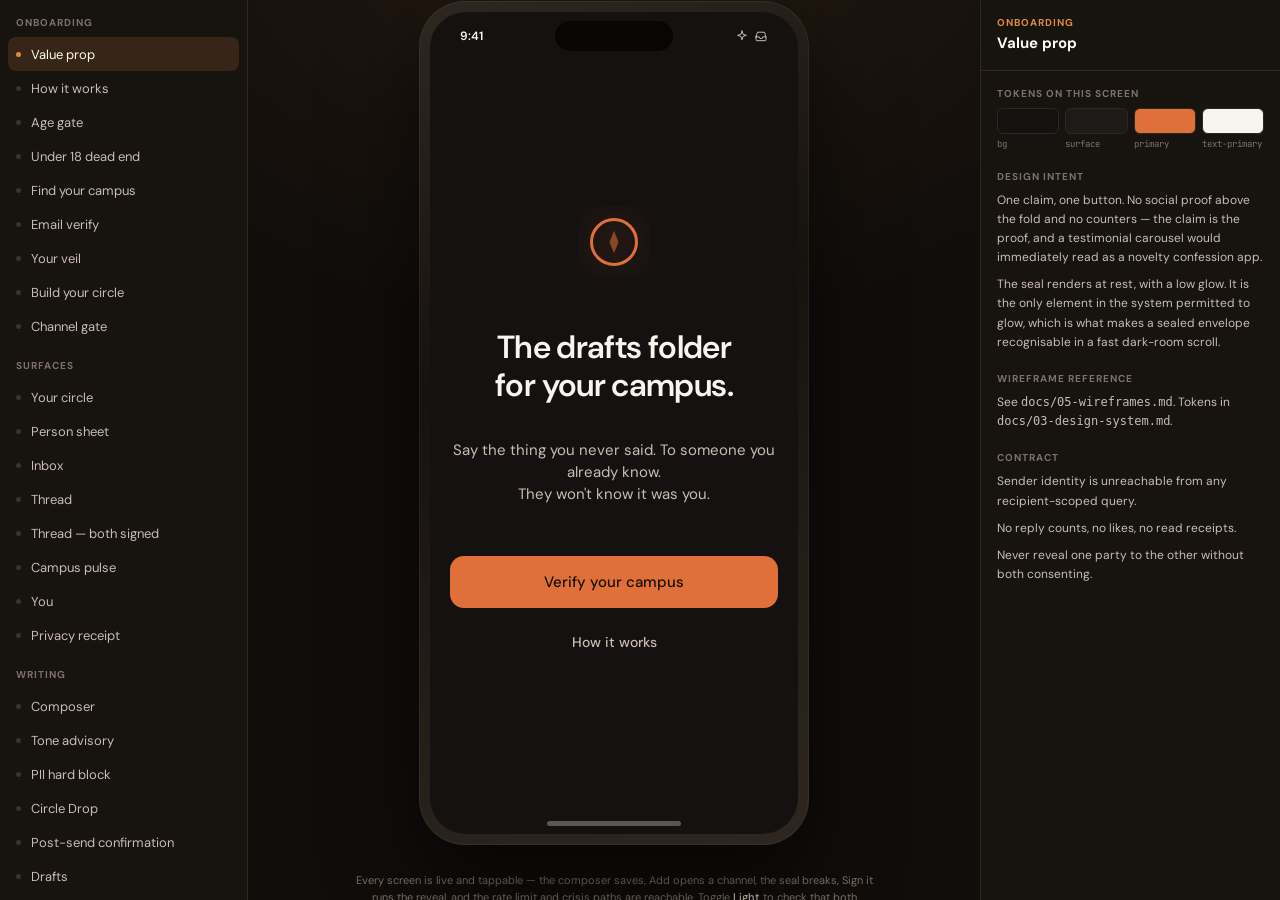
<file: prototype/index.html>
<!DOCTYPE html>
<html lang="en" data-theme="dark">
<head>
<meta charset="utf-8" />
<meta name="viewport" content="width=device-width, initial-scale=1, viewport-fit=cover" />
<title>Veil — interactive prototype</title>
<meta name="description" content="Interactive mobile prototype for Veil, anonymous confessions for campus. Tappable wireframes, live design tokens, and per-screen design rationale." />
<link rel="stylesheet" href="../assets/tokens.css" />
<link rel="stylesheet" href="app.css" />
<link rel="icon" href="data:image/svg+xml,%3Csvg xmlns='http://www.w3.org/2000/svg' viewBox='0 0 48 48'%3E%3Ccircle cx='24' cy='24' r='16' fill='none' stroke='%23e0703a' stroke-width='3'/%3E%3Cpath d='M24 16 27.5 24 24 32 20.5 24Z' fill='%23e0703a'/%3E%3C/svg%3E" />
</head>
<body>

<div class="scrim" id="scrim" style="position:fixed;inset:0;background:rgba(0,0,0,.5);z-index:150;display:none"></div>

<div class="studio">

  <aside class="rail" id="rail" aria-label="Screens"></aside>

  <main class="stage">
    <div class="stage__bar">
      <button class="navbtn" id="menuBtn" aria-label="Toggle screen list">Screens</button>
      <button class="navbtn" id="backBtn">Back</button>
      <button class="navbtn" id="fwdBtn">Next</button>
      <button class="navbtn" id="themeBtn">Dark</button>
      <button class="navbtn" id="motionBtn">Motion: full</button>
      <button class="navbtn" id="specBtn">Notes</button>
      <a class="navbtn" href="../docs/05-wireframes.md" target="_blank" rel="noopener">Wireframes</a>
    </div>

    <div class="device">
      <div class="screen" id="screen" data-chrome="none"></div>
    </div>

    <p class="stage__hint">
      Every screen is live and tappable — the composer saves, Add opens a channel, the seal breaks,
      Sign it runs the reveal, and the rate limit and crisis paths are reachable.
      Toggle <strong>Light</strong> to check that both themes hold, and <strong>Motion: reduced</strong>
      to verify the accessibility paths. Tokens are the ones in <code>docs/03-design-system.md</code> and are
      validated by <code>python tools/contrast_check.py</code>.
    </p>
  </main>

  <aside class="spec" id="spec" aria-label="Design notes"></aside>

</div>

<script src="data.js"></script>
<script src="app.js"></script>
</body>
</html>
</file>
<file: assets/tokens.css>
@import url('https://fonts.googleapis.com/css2?family=DM+Sans:opsz,wght@9..40,400;9..40,500;9..40,700&family=Newsreader:ital,opsz,wght@0,6..72,400;0,6..72,500;0,6..72,600;1,6..72,400&family=JetBrains+Mono:wght@400;500&display=swap');

:root {
  --font-chrome: 'DM Sans', ui-sans-serif, system-ui, -apple-system, 'Segoe UI', sans-serif;
  --font-content: 'Newsreader', ui-serif, Georgia, serif;
  --font-proof: 'JetBrains Mono', ui-monospace, 'SF Mono', Consolas, monospace;

  --sp-1: 4px;
  --sp-2: 8px;
  --sp-3: 12px;
  --sp-4: 16px;
  --sp-5: 20px;
  --sp-6: 24px;
  --sp-8: 32px;
  --sp-10: 40px;
  --sp-12: 48px;
  --sp-16: 64px;
  --sp-20: 80px;

  --r-sm: 8px;
  --r-md: 14px;
  --r-lg: 20px;
  --r-xl: 28px;
  --r-full: 999px;

  --dur-instant: 120ms;
  --dur-quick: 180ms;
  --dur-base: 260ms;
  --dur-seal: 420ms;
  --dur-sign: 640ms;
  --ease-standard: cubic-bezier(0.2, 0.8, 0.2, 1);
  --ease-enter: cubic-bezier(0.16, 1, 0.3, 1);
  --ease-exit: cubic-bezier(0.4, 0, 1, 1);

  --tap: 44px;
  --shell-bg: #100d0b;
  --shell-panel: #17130f;
  --shell-line: #2e2723;
  --shell-text: #c9bdb1;
  --shell-dim: #7e7268;
  --shell-accent: #e08a3e;
  --shadow-sheet: 0 8px 24px rgba(58, 42, 30, 0.1);
}

:root[data-theme='dark'] {
  --shadow-sheet: 0 24px 60px rgba(0, 0, 0, 0.6);
  --bg: #141110;
  --surface: #1d1a17;
  --surface-raised: #272320;
  --surface-sunken: #0e0c0b;
  --border: #3e3733;
  --text-primary: #f8f4ee;
  --text-secondary: #c9bdb1;
  --text-tertiary: #a2968a;
  --primary: #e0703a;
  --primary-pressed: #ee8a4e;
  --on-primary: #1a1004;
  --grad-a: #f0c978;
  --grad-b: #e0703a;
  --on-grad: #1a1004;
  --grad-card: #fbf3e4;
  --on-grad-card: #241a0c;
  --accent: #f0c978;
  --on-accent: #1e1503;
  --success: #8fc79a;
  --on-success: #0b1a0f;
  --warn: #c08a4a;
  --on-warn: #1a1305;
  --danger: #d1524f;
  --on-danger: #24080a;
  --seal: #e0703a;
  --veil: #272320;
  --veil-1: #e0703a;
  --veil-2: #f0c978;
  --veil-3: #8fc79a;
  --veil-4: #7fa8c9;
  --veil-5: #d1524f;
  --veil-6: #6fb3a8;
  --veil-7: #b08ac9;
  --veil-8: #e08a8a;
}

:root[data-theme='light'] {
  --bg: #faf6f0;
  --surface: #ffffff;
  --surface-raised: #ffffff;
  --surface-sunken: #f2ebe1;
  --border: #e0d5c6;
  --text-primary: #1a1512;
  --text-secondary: #5a4f45;
  --text-tertiary: #6e6155;
  --primary: #a8460d;
  --primary-pressed: #8a380a;
  --on-primary: #ffffff;
  --grad-a: #f0c978;
  --grad-b: #d9762b;
  --on-grad: #1a1004;
  --grad-card: #fdf7ec;
  --on-grad-card: #241a0c;
  --accent: #8a6a1f;
  --on-accent: #ffffff;
  --success: #2f6b3f;
  --on-success: #ffffff;
  --warn: #7a5800;
  --on-warn: #ffffff;
  --danger: #a32b33;
  --on-danger: #ffffff;
  --seal: #a8460d;
  --veil: #f2ebe1;
  --veil-1: #a8460d;
  --veil-2: #8a6a1f;
  --veil-3: #2f6b3f;
  --veil-4: #1d6e8f;
  --veil-5: #a32b33;
  --veil-6: #0e6e63;
  --veil-7: #6b3fbf;
  --veil-8: #a83a52;
}

.type-display { font-size: 32px; line-height: 38px; font-weight: 600; letter-spacing: -0.02em; }
.type-title { font-size: 24px; line-height: 30px; font-weight: 600; letter-spacing: -0.015em; }
.type-section { font-size: 17px; line-height: 24px; font-weight: 700; }
.type-body { font-size: 15px; line-height: 22px; }
.type-body-strong { font-size: 15px; line-height: 22px; font-weight: 500; }
.type-meta { font-size: 13px; line-height: 18px; }
.type-label { font-size: 13px; line-height: 16px; font-weight: 500; letter-spacing: 0.01em; }
.type-caption { font-size: 11px; line-height: 14px; font-weight: 500; letter-spacing: 0.06em; text-transform: uppercase; }
.type-letter { font-family: var(--font-content); font-size: 20px; line-height: 32px; }
.type-letter-small { font-family: var(--font-content); font-size: 17px; line-height: 28px; }
.type-letter-italic { font-family: var(--font-content); font-size: 20px; line-height: 32px; font-style: italic; }
.type-signature { font-family: var(--font-content); font-size: 22px; line-height: 28px; font-weight: 500; }
.type-proof { font-family: var(--font-proof); font-size: 12px; line-height: 18px; }
</file>
<file: prototype/app.css>
*,
*::before,
*::after { box-sizing: border-box; }

html, body { height: 100%; }

body {
  margin: 0;
  background: var(--shell-bg);
  color: var(--shell-text);
  font-family: var(--font-chrome);
  font-size: 13px;
  -webkit-font-smoothing: antialiased;
}

button { font: inherit; color: inherit; background: none; border: 0; cursor: pointer; }
input, textarea { font: inherit; color: inherit; }
svg { display: block; flex: none; }
:focus-visible { outline: 2px solid var(--primary); outline-offset: 2px; border-radius: 4px; }

/* ---------- studio chrome ---------- */

.studio {
  display: grid;
  grid-template-columns: 248px minmax(0, 1fr) 300px;
  height: 100%;
  overflow: hidden;
}

.rail,
.spec { background: var(--shell-panel); overflow-y: auto; scrollbar-width: thin; }
.rail { border-right: 1px solid var(--shell-line); }
.spec { border-left: 1px solid var(--shell-line); }

.rail__head {
  position: sticky;
  top: 0;
  z-index: 2;
  padding: var(--sp-4) var(--sp-4) var(--sp-3);
  background: var(--shell-panel);
  border-bottom: 1px solid var(--shell-line);
}

.brand { display: flex; align-items: center; gap: 10px; }
.brand__seal { color: var(--shell-accent); }
.brand__name { font-size: 15px; font-weight: 700;   color: #fdf9f3; letter-spacing: -0.01em; }
.brand__sub { font-size: 11px; color: var(--shell-dim); margin-top: 1px; }

.rail__group { padding: var(--sp-4) var(--sp-2) 0; }
.rail__label {
  padding: 0 var(--sp-2) var(--sp-2);
  font-size: 10px;
  font-weight: 700;
  letter-spacing: 0.1em;
  text-transform: uppercase;
  color: var(--shell-dim);
}

.rail__item {
  display: flex;
  align-items: center;
  gap: 10px;
  width: 100%;
  min-height: 34px;
  padding: 6px var(--sp-2);
  border-radius: var(--r-sm);
  text-align: left;
  color: var(--shell-text);
  transition: background var(--dur-quick) var(--ease-standard);
}
.rail__item:hover { background: rgba(224, 138, 62, 0.1); }
.rail__item[aria-current='true'] {   background: rgba(224, 138, 62, 0.16); color: #fdf9f3; }
.rail__item[aria-current='true'] .rail__dot { background: var(--shell-accent); }
.rail__dot { width: 5px; height: 5px; border-radius: 999px;   background: #3a322c; flex: none; }

.stage {
  display: flex;
  flex-direction: column;
  align-items: center;
  justify-content: center;
  gap: var(--sp-4);
  padding: var(--sp-5);
  overflow: auto;
  background:
    radial-gradient(900px 600px at 50% -10%, rgba(224, 138, 62, 0.1), transparent 70%),
    var(--shell-bg);
}

.stage__bar { display: flex; align-items: center; gap: var(--sp-2); flex-wrap: wrap; justify-content: center; }

.chipbar { display: flex; gap: 4px; padding: 4px; border: 1px solid var(--shell-line); border-radius: var(--r-full); background: #0e0c0b; }
.chipbar button {
  min-height: 30px;
  padding: 0 14px;
  border-radius: var(--r-full);
  font-size: 12px;
  font-weight: 500;
  color: var(--shell-dim);
  transition: all var(--dur-quick) var(--ease-standard);
}
.chipbar button[aria-pressed='true'] { background: var(--shell-accent); color: #1a1004; }

.navbtn {
  display: inline-flex;
  align-items: center;
  gap: 6px;
  min-height: 34px;
  padding: 0 14px;
  border: 1px solid var(--shell-line);
  border-radius: var(--r-full);
  font-size: 12px;
  font-weight: 500;
  color: var(--shell-text);
  transition: all var(--dur-quick) var(--ease-standard);
}
.navbtn:hover:not(:disabled) { border-color: var(--shell-accent);   color: #fdf9f3; }
.navbtn:disabled { opacity: 0.35; cursor: not-allowed; }

.stage__hint { font-size: 11px; color: var(--shell-dim); max-width: 520px; text-align: center; line-height: 1.5; }

/* ---------- device ---------- */

.device {
  position: relative;
  width: 390px;
  height: 844px;
  flex: none;
  border-radius: 46px;
  padding: 11px;
  background: linear-gradient(160deg, #2e2721, #16120e 40%, #2e2721);
  box-shadow: 0 40px 90px rgba(0, 0, 0, 0.55), 0 0 0 1px rgba(255, 255, 255, 0.05) inset;
}

.screen {
  position: relative;
  width: 100%;
  height: 100%;
  border-radius: 36px;
  overflow: hidden;
  background: var(--bg);
  color: var(--text-primary);
  display: flex;
  flex-direction: column;
  isolation: isolate;
}

.screen[data-chrome='none'] > .topbar,
.screen[data-chrome='none'] > .tabbar { display: none; }

.notch {
  position: absolute;
  top: 9px;
  left: 50%;
  transform: translateX(-50%);
  width: 118px;
  height: 30px;
  border-radius: 999px;
  background: #080605;
  z-index: 60;
  pointer-events: none;
}

.statusbar {
  position: absolute;
  top: 0;
  left: 0;
  right: 0;
  height: 47px;
  z-index: 50;
  display: flex;
  align-items: center;
  justify-content: space-between;
  padding: 0 30px;
  font-size: 12px;
  font-weight: 600;
  color: var(--text-primary);
  pointer-events: none;
}
.statusbar__icons { display: flex; align-items: center; gap: 5px; opacity: 0.85; }

.homebar {
  position: absolute;
  bottom: 8px;
  left: 50%;
  transform: translateX(-50%);
  width: 134px;
  height: 5px;
  border-radius: 999px;
  background: var(--text-primary);
  opacity: 0.3;
  z-index: 55;
  pointer-events: none;
}

/* ---------- app chrome ---------- */

.topbar {
  position: relative;
  z-index: 20;
  flex: none;
  padding: 47px var(--sp-5) var(--sp-3);
  background: var(--bg);
  border-bottom: 1px solid transparent;
  transition: border-color var(--dur-quick) var(--ease-standard);
}
.topbar--divided { border-bottom-color: var(--border); }
.topbar__row { display: flex; align-items: center; gap: var(--sp-2); min-height: 32px; }
.topbar__title { flex: 1; font-size: 24px; line-height: 30px; font-weight: 600; letter-spacing: -0.015em; }

.iconbtn {
  display: inline-flex;
  align-items: center;
  justify-content: center;
  width: var(--tap);
  height: var(--tap);
  margin: calc(var(--sp-2) * -1);
  border-radius: var(--r-full);
  color: var(--text-secondary);
  transition: background var(--dur-quick) var(--ease-standard), color var(--dur-quick) var(--ease-standard);
}
.iconbtn:hover { background: var(--surface-raised); color: var(--text-primary); }

.scroll {
  flex: 1;
  min-height: 0;
  overflow-y: auto;
  overscroll-behavior: contain;
  scrollbar-width: none;
  padding: 0 var(--sp-5);
}
.scroll::-webkit-scrollbar { display: none; }
.scroll--pad { padding-bottom: var(--sp-6); }
.scroll--tabbed { padding-bottom: 96px; }
.scroll--composer { padding-bottom: 132px; }

.tabbar {
  position: absolute;
  bottom: 0;
  left: 0;
  right: 0;
  z-index: 30;
  display: grid;
  grid-template-columns: repeat(5, 1fr);
  align-items: end;
  padding: 6px 6px 22px;
  background: var(--bg);
  border-top: 1px solid var(--border);
}

.tab {
  position: relative;
  display: flex;
  flex-direction: column;
  align-items: center;
  justify-content: center;
  gap: 3px;
  min-height: 50px;
  color: var(--text-tertiary);
  transition: color var(--dur-quick) var(--ease-standard);
}
.tab[aria-current='true'] { color: var(--text-primary); }
.tab__label { font-size: 10px; font-weight: 500; letter-spacing: 0.01em; }
.tab__dot {
  position: absolute;
  top: 4px;
  right: calc(50% - 18px);
  min-width: 16px;
  height: 16px;
  padding: 0 4px;
  border-radius: 999px;
  background: var(--primary);
  color: var(--on-primary);
  font-size: 10px;
  font-weight: 700;
  line-height: 16px;
  text-align: center;
}

.tab--write { color: var(--primary); }
.tab--write .tab__pen {
  display: flex;
  align-items: center;
  justify-content: center;
  width: 52px;
  height: 52px;
  margin-bottom: 2px;
  margin-top: -18px;
  border-radius: var(--r-full);
  background: var(--primary);
  color: var(--on-primary);
  box-shadow: 0 6px 18px rgba(224, 138, 62, 0.3);
  transition: background var(--dur-quick) var(--ease-standard);
}
.tab--write:hover .tab__pen { background: var(--primary-pressed); }

/* ---------- primitives ---------- */

.btn {
  display: flex;
  align-items: center;
  justify-content: center;
  gap: 8px;
  width: 100%;
  min-height: 52px;
  padding: 0 var(--sp-5);
  border-radius: var(--r-md);
  background: var(--primary);
  color: var(--on-primary);
  font-size: 15px;
  font-weight: 500;
  transition: background var(--dur-quick) var(--ease-standard), opacity var(--dur-quick) var(--ease-standard);
}
.btn:hover { background: var(--primary-pressed); }
.btn:active { opacity: 0.9; }
.btn:disabled { background: var(--surface-raised); color: var(--text-tertiary); cursor: not-allowed; }
.btn--lg { min-height: 56px; }
.btn--sm { min-height: var(--tap); font-size: 14px; border-radius: var(--r-sm); }
.btn--quiet { background: transparent; color: var(--text-secondary); }
.btn--quiet:hover { background: var(--surface-raised); color: var(--text-primary); }
.btn--outline { background: transparent; border: 1px solid var(--border); color: var(--text-primary); }
.btn--outline:hover { background: var(--surface-raised); border-color: var(--text-tertiary); }
.btn--danger { background: var(--danger); color: var(--on-danger); }
.btn--danger:hover { background: var(--danger); opacity: 0.9; }
.btn--honey { background: var(--accent); color: var(--on-accent); }
.btn--honey:hover { background: var(--accent); opacity: 0.9; }

.linkbtn {
  display: block;
  width: 100%;
  min-height: var(--tap);
  padding: 10px 0;
  text-align: center;
  color: var(--text-secondary);
  font-size: 14px;
  font-weight: 500;
  transition: color var(--dur-quick) var(--ease-standard);
}
.linkbtn:hover { color: var(--text-primary); }

.stack { display: flex; flex-direction: column; }
/* Scrolling stacks are flex columns: without this, tall cards get squashed
   by flex-shrink instead of overflowing into the scroll. */
.stack > * { flex-shrink: 0; }
.stack-1 { gap: var(--sp-1); } .stack-2 { gap: var(--sp-2); } .stack-3 { gap: var(--sp-3); }
.stack-4 { gap: var(--sp-4); } .stack-5 { gap: var(--sp-5); } .stack-6 { gap: var(--sp-6); } .stack-8 { gap: var(--sp-8); }
.row { display: flex; align-items: center; gap: var(--sp-3); }
.row--tight { gap: var(--sp-2); }
.btn--bare { min-height: var(--tap); padding: 0 var(--sp-2); color: var(--primary); }
.grow { flex: 1; min-width: 0; }
.center { text-align: center; }
.pad-top { padding-top: var(--sp-6); }
.pad-top-sm { padding-top: var(--sp-4); }
.divider { height: 1px; background: var(--border); margin: var(--sp-4) 0; }

.muted { color: var(--text-secondary); }
.dim { color: var(--text-tertiary); }
.tiny { font-size: 12px; line-height: 17px; }
.strong { font-weight: 500; color: var(--text-primary); }
.serif { font-family: var(--font-content); }
.proof { font-family: var(--font-proof); }

.group-label {
  font-size: 11px;
  font-weight: 700;
  letter-spacing: 0.06em;
  text-transform: uppercase;
  color: var(--text-tertiary);
  padding: var(--sp-5) 0 var(--sp-2);
}

.card {
  border-radius: var(--r-lg);
  background: var(--surface);
  border: 1px solid var(--border);
  overflow: hidden;
}
.card--flat { background: transparent; border: 0; }

.chip {
  display: inline-flex;
  align-items: center;
  gap: 5px;
  height: 22px;
  padding: 0 9px;
  border-radius: var(--r-full);
  background: var(--surface-raised);
  border: 1px solid var(--border);
  color: var(--text-secondary);
  font-size: 11px;
  font-weight: 500;
  white-space: nowrap;
}
/* Decorative chips stay compact; only the ones you can press grow to a
   full 44pt target. */
.chip--tap { height: var(--tap); padding: 0 14px; font-size: 12px; }
.chip--success { color: var(--success); border-color: color-mix(in srgb, var(--success) 35%, transparent); }
.chip--warn { color: var(--warn); border-color: color-mix(in srgb, var(--warn) 35%, transparent); }
.chip--accent { color: var(--accent); border-color: color-mix(in srgb, var(--accent) 40%, transparent); }

.banner {
  display: flex;
  gap: var(--sp-3);
  padding: var(--sp-4);
  border-radius: var(--r-md);
  background: var(--surface-raised);
  border: 1px solid var(--border);
}
.banner--warn { border-color: color-mix(in srgb, var(--warn) 40%, transparent); }
.banner--danger { border-color: color-mix(in srgb, var(--danger) 45%, transparent); }
.banner__icon { flex: none; margin-top: 1px; }
.banner--warn .banner__icon { color: var(--warn); }
.banner--danger .banner__icon { color: var(--danger); }

.note {
  padding: var(--sp-4);
  border-radius: var(--r-md);
  background: var(--surface-sunken);
  border: 1px solid var(--border);
}

/* ---------- anonymity objects ---------- */

.veil {
  position: relative;
  display: flex;
  align-items: center;
  justify-content: center;
  flex: none;
  border-radius: var(--r-full);
  background: var(--veil);
  box-shadow: inset 0 1px 0 color-mix(in srgb, #fff 7%, transparent);
}
.veil--xs { width: 24px; height: 24px; }
.veil--sm { width: 40px; height: 40px; }
.veil--md { width: 56px; height: 56px; }
.veil--lg { width: 72px; height: 72px; }
.veil::after {
  content: '';
  width: 34%;
  height: 34%;
  border-radius: var(--r-full);
  background: color-mix(in srgb, var(--text-primary) 12%, transparent);
}

.veilchip {
  display: inline-flex;
  align-items: center;
  gap: 8px;
  padding: 6px 12px 6px 6px;
  border-radius: var(--r-full);
  background: var(--surface-raised);
  border: 1px solid var(--border);
}
.veilchip__text { display: flex; flex-direction: column; gap: 1px; }
.veilchip__top { display: flex; align-items: center; gap: 6px; font-size: 13px; font-weight: 500; }
.veilchip__mood { color: var(--text-tertiary); }
.veilchip__sub { font-size: 11px; color: var(--text-tertiary); }

.arcs { display: inline-flex; align-items: center; }
.arc {
  width: 9px;
  height: 9px;
  margin-left: -3px;
  border-radius: var(--r-full);
  border: 1.5px solid var(--text-tertiary);
  background: var(--bg);
}
.arc:first-child { margin-left: 0; }

.seal { color: var(--seal); }
.seal--glow .seal__body { filter: drop-shadow(0 0 12px color-mix(in srgb, var(--seal) 55%, transparent)); }

.sealrow {
  display: flex;
  align-items: center;
  gap: var(--sp-3);
  width: 100%;
  min-height: 64px;
  padding: var(--sp-3) var(--sp-4);
  text-align: left;
  border-bottom: 1px solid var(--border);
  transition: background var(--dur-quick) var(--ease-standard);
}
.sealrow:last-child { border-bottom: 0; }
.sealrow:hover { background: var(--surface); }
.sealrow__text { flex: 1; min-width: 0; }
.sealrow__state { font-size: 14px; line-height: 20px; color: var(--text-primary); }
.sealrow__meta { font-size: 13px; line-height: 18px; color: var(--text-tertiary); }
.sealrow__unread {
  position: absolute;
  left: 0;
  top: 0;
  bottom: 0;
  width: 2px;
  background: var(--primary);
}

.breather {
  height: 1px;
  margin: var(--sp-4) 0;
  background: repeating-linear-gradient(90deg, var(--border) 0 3px, transparent 3px 6px);
}

/* ---------- letter / thread ---------- */

.letter {
  max-width: 34em;
  margin: 0 auto;
  font-family: var(--font-content);
  font-size: 20px;
  line-height: 32px;
  color: var(--text-primary);
  white-space: pre-wrap;
  overflow-wrap: break-word;
}
.letter--small { font-size: 17px; line-height: 28px; }

.msg { display: flex; flex-direction: column; gap: var(--sp-2); padding: var(--sp-5) 0; }
.msg__meta { display: flex; align-items: center; gap: var(--sp-2); color: var(--text-tertiary); font-size: 12px; }
.msg__rule { height: 1px; background: var(--border); margin: var(--sp-3) 0; }

.signed-rule {
  height: 1px;
  background: var(--accent);
  transform-origin: left;
  animation: draw 420ms var(--ease-enter) forwards;
}

.composer-dock {
  position: absolute;
  bottom: 0;
  left: 0;
  right: 0;
  z-index: 25;
  padding: var(--sp-3) var(--sp-5) var(--sp-6);
  background: var(--surface);
  border-top: 1px solid var(--border);
}

/* ---------- overlays ---------- */

.overlay {
  position: absolute;
  inset: 0;
  z-index: 70;
  display: flex;
  background: rgba(14, 11, 9, 0.62);
  animation: fade var(--dur-base) var(--ease-enter);
}
.overlay--center { align-items: center; justify-content: center; padding: var(--sp-5); }
.overlay--sheet { align-items: flex-end; }

.sheet {
  width: 100%;
  max-height: 88%;
  overflow-y: auto;
  scrollbar-width: none;
  padding: var(--sp-5) var(--sp-5) var(--sp-8);
  border-radius: var(--r-xl) var(--r-xl) 0 0;
  background: var(--bg);
  border-top: 1px solid var(--border);
  box-shadow: var(--shadow-sheet);
  animation: rise var(--dur-base) var(--ease-enter);
}
.sheet--inline {
  max-width: 340px;
  padding: var(--sp-5);
  border-radius: var(--r-xl);
  border: 1px solid var(--border);
  box-shadow: 0 24px 60px rgba(0, 0, 0, 0.4);
  animation: pop var(--dur-base) var(--ease-enter);
}
.sheet__grab { width: 36px; height: 4px; margin: -8px auto 12px; border-radius: 999px; background: var(--border); }

.stagebox {
  width: 100%;
  display: flex;
  flex-direction: column;
  align-items: center;
  gap: var(--sp-5);
  text-align: center;
}

.blurtext {
  font-family: var(--font-content);
  font-size: 20px;
  line-height: 32px;
  letter-spacing: 0.06em;
  filter: blur(6px);
  user-select: none;
  color: var(--text-tertiary);
  max-width: 100%;
  overflow: hidden;
  white-space: nowrap;
}

/* ---------- seal break ---------- */

@keyframes sealSplit {
  0% { transform: scale(1); }
  45% { transform: scale(1.04); }
  100% { transform: scale(1); }
}
@keyframes glowRise {
  from { opacity: 0; }
  to { opacity: 1; }
}
@keyframes fade { from { opacity: 0; } to { opacity: 1; } }
@keyframes rise { from { transform: translateY(24px); opacity: 0; } to { transform: translateY(0); opacity: 1; } }
@keyframes pop { from { transform: scale(0.96); opacity: 0; } to { transform: scale(1); opacity: 1; } }
@keyframes draw { from { transform: scaleX(0); } to { transform: scaleX(1); } }
@keyframes strokeDraw { from { stroke-dashoffset: 220; } to { stroke-dashoffset: 0; } }
@keyframes launch {
  0% { transform: translateY(0) scale(0.9); opacity: 0; }
  30% { transform: translateY(0) scale(1); opacity: 1; }
  100% { transform: translateY(-40px) scale(1); opacity: 0; }
}

.break-anim .seal__body { animation: sealSplit var(--dur-seal) var(--ease-standard); }
.break-anim .seal__glow { animation: glowRise var(--dur-seal) var(--ease-standard); }
.break-anim .stagebox > *:not(.seal-wrap) { animation: fade 200ms var(--ease-enter) 120ms backwards; }

.seal-wrap--launch .seal__body { animation: launch var(--dur-base) var(--ease-enter) forwards; }

.strokewrap .seal__stroke { animation: strokeDraw 420ms var(--ease-enter) forwards; }

/* ---------- pulse ---------- */

.pulse-num {
  font-size: 28px;
  line-height: 34px;
  font-weight: 700;
  letter-spacing: -0.02em;
  font-family: var(--font-content);
}

/* ---------- receipt ---------- */

.receipt {
  padding: var(--sp-4);
  border-radius: var(--r-md);
  background: var(--surface-sunken);
  border: 1px solid var(--border);
  font-family: var(--font-proof);
  font-size: 12px;
  line-height: 18px;
  color: var(--text-secondary);
}
.receipt__head { color: var(--text-primary); font-weight: 500; letter-spacing: 0.02em; }
.receipt__rule { border-top: 1px dashed var(--border); margin: var(--sp-2) 0; }
.receipt__line { display: flex; gap: 4px; }
.receipt__key { flex: none; }
.receipt__dots { flex: 1; border-bottom: 1px dotted var(--border); transform: translateY(-3px); }
.receipt__val { flex: none; text-align: right; }
.receipt__val--warn { color: var(--warn); }
.receipt__val--ok { color: var(--success); }

/* ---------- spec panel ---------- */

.spec__head {
  position: sticky;
  top: 0;
  z-index: 2;
  padding: var(--sp-4);
  background: var(--shell-panel);
  border-bottom: 1px solid var(--shell-line);
}
.spec__kicker { font-size: 10px; font-weight: 700; letter-spacing: 0.1em; text-transform: uppercase; color: var(--shell-accent); }
.spec__title { font-size: 15px; font-weight: 700;   color: #fdf9f3; margin-top: 5px; line-height: 1.3; }
.spec__body { padding: var(--sp-4); }
.spec__block { margin-bottom: var(--sp-5); }
.spec__h { font-size: 10px; font-weight: 700; letter-spacing: 0.1em; text-transform: uppercase; color: var(--shell-dim); margin-bottom: var(--sp-2); }
.spec__p { font-size: 12px; line-height: 1.6; color: var(--shell-text); margin: 0 0 var(--sp-2); }
.spec__ul { margin: 0; padding-left: 16px; }
.spec__li { font-size: 12px; line-height: 1.55; color: var(--shell-text); margin-bottom: 5px; }
.spec__li code, .spec__p code {
  font-family: var(--font-proof);
  font-size: 11px;
  padding: 1px 4px;
  border-radius: 4px;
  background: rgba(224, 138, 62, 0.16);
  color: #efc98a;
}
.spec__warn { color: #e8a87c; }
.spec__ok { color: #9bd5a4; }

.spec__tokens { display: grid; grid-template-columns: repeat(4, 1fr); gap: 6px; }

.block { margin-bottom: var(--sp-5); }
.h { font-size: 10px; font-weight: 700; letter-spacing: 0.1em; text-transform: uppercase; color: var(--shell-dim); margin-bottom: var(--sp-2); }
.p { font-size: 12px; line-height: 1.6; color: var(--shell-text); margin: 0 0 var(--sp-2); }
.tokens { display: grid; grid-template-columns: repeat(4, 1fr); gap: 6px; }

.stage__hint code {
  font-family: var(--font-proof);
  font-size: 11px;
  padding: 1px 5px;
  border-radius: 4px;
  background: rgba(224, 138, 62, 0.16);
  color: #efc98a;
}
.stage__hint strong { color: #d6c9bc; font-weight: 500; }
.swatch { display: flex; flex-direction: column; gap: 4px; }
.swatch__chip { height: 26px; border-radius: 6px; border: 1px solid var(--shell-line); }
.swatch__name { font-family: var(--font-proof); font-size: 9px; color: var(--shell-dim); }

/* ---------- responsive ---------- */

@media (max-width: 1180px) {
  .studio { grid-template-columns: 220px minmax(0, 1fr); }
  .spec { display: none; }
  .spec--open {
    display: block;
    position: fixed;
    inset: 0 0 0 auto;
    width: 320px;
    z-index: 200;
    box-shadow: -20px 0 60px rgba(0, 0, 0, 0.5);
  }
}

@media (max-width: 860px) {
  .studio { grid-template-columns: 1fr; }
  .rail {
    position: fixed;
    inset: 0 auto 0 0;
    width: 260px;
    z-index: 210;
    transform: translateX(-100%);
    transition: transform var(--dur-base) var(--ease-enter);
    box-shadow: 20px 0 60px rgba(0, 0, 0, 0.5);
  }
  .rail--open { transform: translateX(0); }
  .stage { padding: var(--sp-3); }
  .device { width: 100%; max-width: 430px; height: min(844px, calc(100vh - 96px)); border-radius: 34px; padding: 8px; }
  .screen { border-radius: 27px; }
  .notch { display: none; }
  .statusbar { display: none; }
  .topbar { padding-top: var(--sp-3); }
  .homebar { display: none; }
  .tabbar { padding-bottom: 10px; }
  .scrim { display: none; }
}

@media (prefers-reduced-motion: reduce) {
  *,
  *::before,
  *::after {
    animation-duration: 160ms !important;
    animation-iteration-count: 1 !important;
    transition-duration: var(--dur-instant) !important;
  }
  .break-anim .seal__body,
  .seal-wrap--launch .seal__body { animation: fade 160ms var(--ease-standard) forwards; }
  .strokewrap .seal__stroke { animation: fade 160ms var(--ease-standard) forwards; }
  .signed-rule { animation: fade 160ms var(--ease-standard) forwards; }
}

.reduce-motion *,
.reduce-motion *::before,
.reduce-motion *::after {
  animation-duration: 160ms !important;
  animation-iteration-count: 1 !important;
  transition-duration: var(--dur-instant) !important;
}
.reduce-motion .break-anim .seal__body { animation: fade 160ms var(--ease-standard) forwards; }
.reduce-motion .seal-wrap--launch .seal__body { animation: fade 160ms var(--ease-standard) forwards; }
.reduce-motion .strokewrap .seal__stroke { animation: fade 160ms var(--ease-standard) forwards; }
.reduce-motion .signed-rule { animation: fade 160ms var(--ease-standard) forwards; }
</file>
